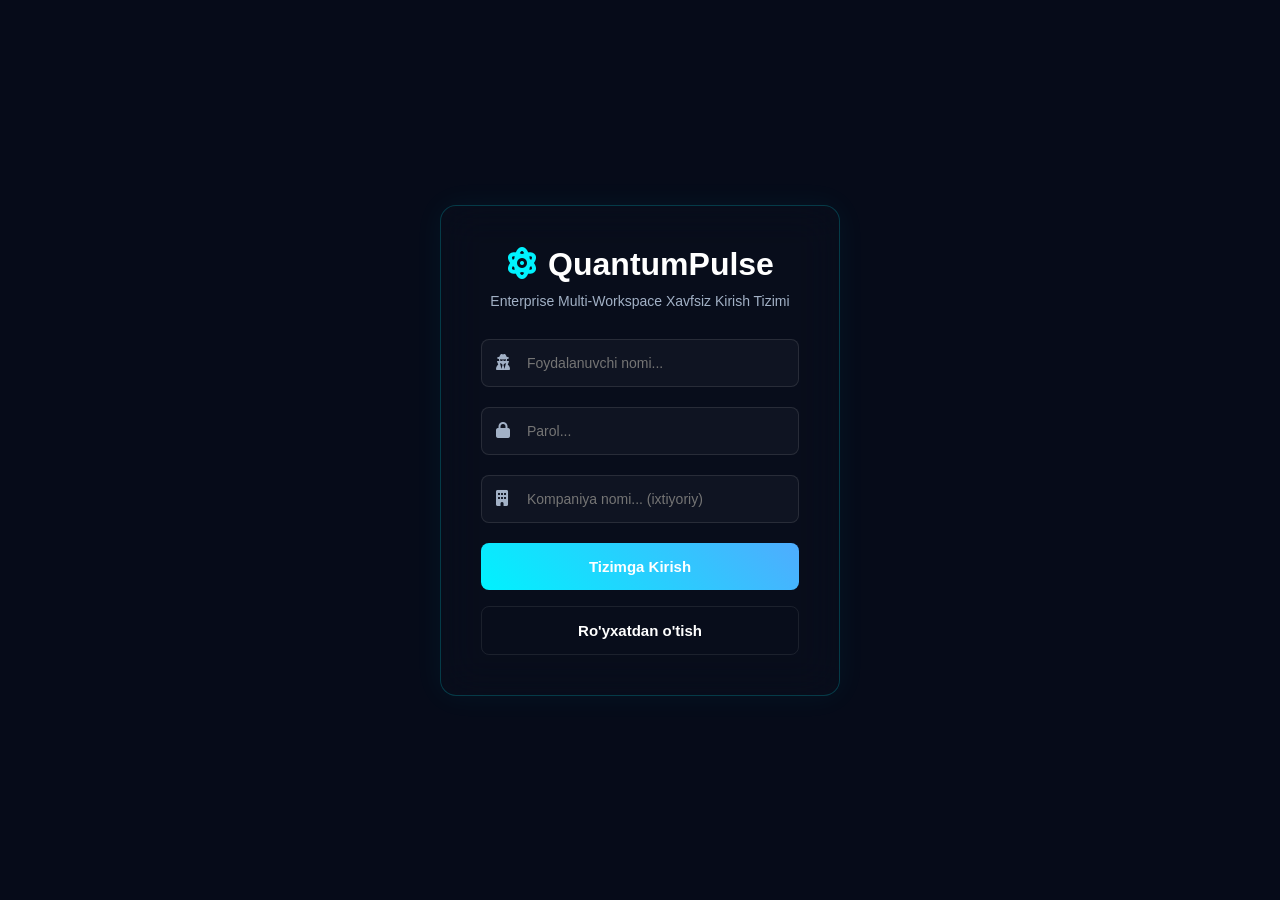
<file: index.html>
<!DOCTYPE html>
<html lang="uz">
<head>
    <script>
        // Inline blocking script - runs immediately before any DOM/CSS parsing
        try {
            // Hide the page until we validate auth to avoid flash-of-unauthorized-content
            try { document.documentElement.style.visibility = 'hidden'; } catch (e) {}

            // Allow the auth pages themselves (login/register) to load without redirect
            const path = window.location.pathname || '';
            const filename = path.substring(path.lastIndexOf('/') + 1).toLowerCase();
            if (filename !== 'login.html' && filename !== 'register.html') {
                if (!localStorage.getItem('qp_active_workspace')) {
                    // stop further loading and redirect to login without leaving cached bits visible
                    window.stop();
                    window.location.replace('login.html');
                } else {
                    // Authenticated -> show the page
                    try { document.documentElement.style.visibility = 'visible'; } catch (e) {}
                }
            } else {
                // If already logged in and user opens auth page, send them to index
                if (localStorage.getItem('qp_active_workspace') && filename === 'login.html') {
                    window.location.replace('index.html');
                } else {
                    // On auth pages and not authenticated -> show auth UI
                    try { document.documentElement.style.visibility = 'visible'; } catch (e) {}
                }
            }
        } catch (e) {
            // If any error happens during inline check, fail closed by redirecting to login
            try { window.stop(); window.location.replace('login.html'); } catch (e) { /* ignore */ }
        }
    </script>
    <meta charset="UTF-8">
    <meta name="viewport" content="width=device-width, initial-scale=1.0">
    <title>QuantumPulse | Core Dashboard</title>
    <link rel="stylesheet" href="css/global.css">
    <link rel="stylesheet" href="css/components.css">
    <link rel="stylesheet" href="css/dashboard.css">
    <link rel="stylesheet" href="https://cdnjs.cloudflare.com/ajax/libs/font-awesome/6.4.0/css/all.min.css">
    <style>
        .metric-card { position: relative; overflow: hidden; border-left: 3px solid var(--neon-cyan); }
        .metric-value { font-size: 28px; font-weight: 800; font-family: var(--font-heading); margin: 10px 0; color: #fff; }
        .currency-selector { padding: 8px 12px; background: rgba(255,255,255,0.05); border: 1px solid var(--border-glass); color: #fff; border-radius: 6px; cursor: pointer; }
    </style>
</head>
<body>
    <div class="app-container">
        <aside class="sidebar glass-panel">
            <div class="sidebar-logo"><i class="fa-solid fa-atom"></i><span>QuantumPulse</span></div>
            <nav class="sidebar-nav">
                <a href="index.html" class="nav-item active smooth-transition"><i class="fa-solid fa-chart-line"></i> Dashboard</a>
                <a href="crm.html" class="nav-item smooth-transition"><i class="fa-solid fa-users-viewfinder"></i> Neural CRM</a>
                <a href="inventory.html" class="nav-item smooth-transition"><i class="fa-solid fa-boxes-stacked"></i> Hyperion Inventory</a>
                <a href="finance.html" class="nav-item smooth-transition"><i class="fa-solid fa-wallet"></i> Apex FinTech</a>
                <a href="settings.html" class="nav-item smooth-transition"><i class="fa-solid fa-sliders"></i> Sozlamalar</a>
            </nav>
            <div class="sidebar-footer">
                <button id="logout-btn" style="width:100%; padding:10px; background:rgba(255,75,75,0.2); border:1px solid #ff4b4b; color:#fff; border-radius:8px; cursor:pointer;" onclick="performLogout();">
                    <i class="fa-solid fa-power-off"></i> Keshni Tozalash
                </button>
            </div>
        </aside>

        <main class="main-content">
            <header class="top-navbar glass-panel">
                <div class="search-bar"><i class="fa-solid fa-fingerprint"></i> <span style="font-size:13px; color:var(--text-muted)">Enterprise Cloud Command Matrix</span></div>
                <div class="top-actions" style="display:flex; align-items:center; gap:15px;">
                    <select id="currency-select" class="currency-selector">
                        <option value="USD">USD ($)</option>
                        <option value="UZS">UZS (SO'M)</option>
                    </select>
                    <button class="glass-panel" id="global-fetch-btn" style="padding: 10px 15px; color: #fff; cursor: pointer; background: rgba(0,242,254,0.1); border-radius: 8px; border:1px solid var(--neon-cyan);"><i class="fa-solid fa-cloud-arrow-down"></i> Bulutdan Yuklash</button>
                    <div class="system-time" id="live-time">00:00:00</div>
                </div>
            </header>

            <div class="dashboard-wrapper">
                <div class="welcome-section">
                    <h1>Sinxron ERP <span>Dashboard</span></h1>
                    <p>Tizimning barcha modullaridan yig'ilgan real vaqtdagi analitika ko'rsatkichlari.</p>
                </div>

                <div class="metrics-grid" style="display: grid; grid-template-columns: repeat(auto-fit, minmax(220px, 1fr)); gap: 20px; margin-bottom: 30px;">
                    <div class="metric-card glass-panel">
                        <span style="color:var(--text-muted); font-size:13px;">Sof Kapital (Finans)</span>
                        <div class="metric-value" id="dash-net-worth" style="color:var(--neon-green)">$0</div>
                        <small style="color:var(--text-muted)">Kirim-Chiqim farqi</small>
                    </div>
                    <div class="metric-card glass-panel" style="border-left-color: var(--neon-purple)">
                        <span style="color:var(--text-muted); font-size:13px;">Ombor Zaxiralari</span>
                        <div class="metric-value" id="dash-total-goods" style="color:var(--neon-cyan)">0 ta</div>
                        <small style="color:var(--text-muted)">Mahsulotlar umumiy soni</small>
                    </div>
                    <div class="metric-card glass-panel" style="border-left-color: #a78bfa">
                        <span style="color:var(--text-muted); font-size:13px;">Mijozlar Portfeli</span>
                        <div class="metric-value" id="dash-total-clients" style="color:#a78bfa">0 ta</div>
                        <small style="color:var(--text-muted)">Ro'yxatga olingan xaridorlar</small>
                    </div>
                    <div class="metric-card glass-panel" style="border-left-color: #ff4b4b">
                        <span style="color:var(--text-muted); font-size:13px;">Moliya Oqimlari</span>
                        <div class="metric-value" id="dash-total-txs" style="color:#ff4b4b">0</div>
                        <small style="color:var(--text-muted)">Tranzaksiyalar soni</small>
                    </div>
                </div>

                <div class="glass-panel" style="padding: 25px;">
                    <h3 style="margin-bottom: 15px; font-family:var(--font-heading); font-size:16px; color:var(--neon-cyan)"><i class="fa-solid fa-terminal"></i> Tizim Sinxronizatsiyasi Operatsion Jurnali (Logs)</h3>
                    <div id="dash-logs-container" style="font-family: monospace; font-size: 13px; color: #a2b1c6; background: rgba(0,0,0,0.2); padding: 15px; border-radius: 8px; line-height: 1.8; max-height: 200px; overflow-y: auto;">
                        Tizim amallari kutilmoqda...
                    </div>
                </div>
            </div>
        </main>
    </div>

    <script src="js/app.js"></script>
    <script>
        document.addEventListener('DOMContentLoaded', () => {
            const currencySelect = document.getElementById('currency-select');
            
            // 1. DYNAMIC RE-CALCULATION ENGINE
            function calculateSystemMetrics() {
                // Ma'lumotlarni o'qish (use per-user storages, fall back to defaults)
                const userInventory = (typeof ERPStorage !== 'undefined' && typeof ERPStorage.getInventory === 'function') ? ERPStorage.getInventory() : (JSON.parse(localStorage.getItem('qp_inventory')) || []);
                const defaultsInventory = (typeof ERPStorage !== 'undefined' && typeof ERPStorage.getDefaults === 'function') ? ERPStorage.getDefaults('inventory') || [] : (JSON.parse(localStorage.getItem('qp_defaults_inventory') || '[]'));
                const inventory = (userInventory && userInventory.length > 0) ? userInventory : defaultsInventory;

                const userCustomers = (typeof ERPStorage !== 'undefined' && typeof ERPStorage.getCustomers === 'function') ? ERPStorage.getCustomers() : (JSON.parse(localStorage.getItem('qp_customers')) || []);
                const defaultsCustomers = (typeof ERPStorage !== 'undefined' && typeof ERPStorage.getDefaults === 'function') ? ERPStorage.getDefaults('customers') || [] : (JSON.parse(localStorage.getItem('qp_defaults_customers') || '[]'));
                const customers = (userCustomers && userCustomers.length > 0) ? userCustomers : defaultsCustomers;

                const transactions = JSON.parse(localStorage.getItem('qp_transactions')) || [];
                const logs = JSON.parse(localStorage.getItem('qp_system_logs')) || ["[Tizim] Dvigatellar muvaffaqiyatli ulangan. Aloqa barqaror."];

                // Hisoblashlar
                let totalStockQty = 0;
                inventory.forEach(item => totalStockQty += (parseInt(item.qty) || 0));

                let totalIncome = 0;
                let totalExpense = 0;
                transactions.forEach(tx => {
                    if (tx.type === 'in') totalIncome += tx.amount;
                    if (tx.type === 'out') totalExpense += tx.amount;
                });
                const netWorth = totalIncome - totalExpense;

                // Ekran elementlarini formatlab yangilash
                const formatter = typeof window.formatCurrency === 'function' ? window.formatCurrency : (v) => `$${v.toLocaleString()}`;
                
                document.getElementById('dash-net-worth').textContent = formatter(netWorth);
                document.getElementById('dash-total-goods').textContent = totalStockQty.toLocaleString() + " ta";
                document.getElementById('dash-total-clients').textContent = customers.length.toLocaleString() + " ta";
                document.getElementById('dash-total-txs').textContent = transactions.length.toLocaleString() + " ta";

                // Log jurnali chizish
                const logBox = document.getElementById('dash-logs-container');
                logBox.innerHTML = logs.map(log => `<div>${log}</div>`).join('');
            }

            // 2. CURRENCY SELECTOR CHANGE HANDLER
            currencySelect.value = localStorage.getItem('qp_currency') || 'USD';
            currencySelect.addEventListener('change', (e) => {
                localStorage.setItem('qp_currency', e.target.value);
                if(e.target.value === 'UZS') {
                    localStorage.setItem('qp_exchange_rate', '1.0'); // app.js formula ichida ko'paytiradi
                } else {
                    localStorage.setItem('qp_exchange_rate', '1.0');
                }
                calculateSystemMetrics();
            });

            // 3. FORCE FETCH BUTTON
            document.getElementById('global-fetch-btn').addEventListener('click', async () => {
                if(typeof window.loadDataFromGitHub === 'function') {
                    await window.loadDataFromGitHub();
                    setTimeout(calculateSystemMetrics, 1000);
                }
            });

            // Hodisalarni tinglash (Boshqa oynalarda o'zgarish bo'lsa avtomat yangilanadi)
            window.addEventListener('local_data_changed', calculateSystemMetrics);
            window.addEventListener('storage_logs_updated', calculateSystemMetrics);

            // Boshlang'ich yuklash
            calculateSystemMetrics();
            // Server yuklanish kechikishi sababli qayta yuklash drayveri
            setTimeout(calculateSystemMetrics, 2000);
        });
    </script>
</body>
</html>
</file>
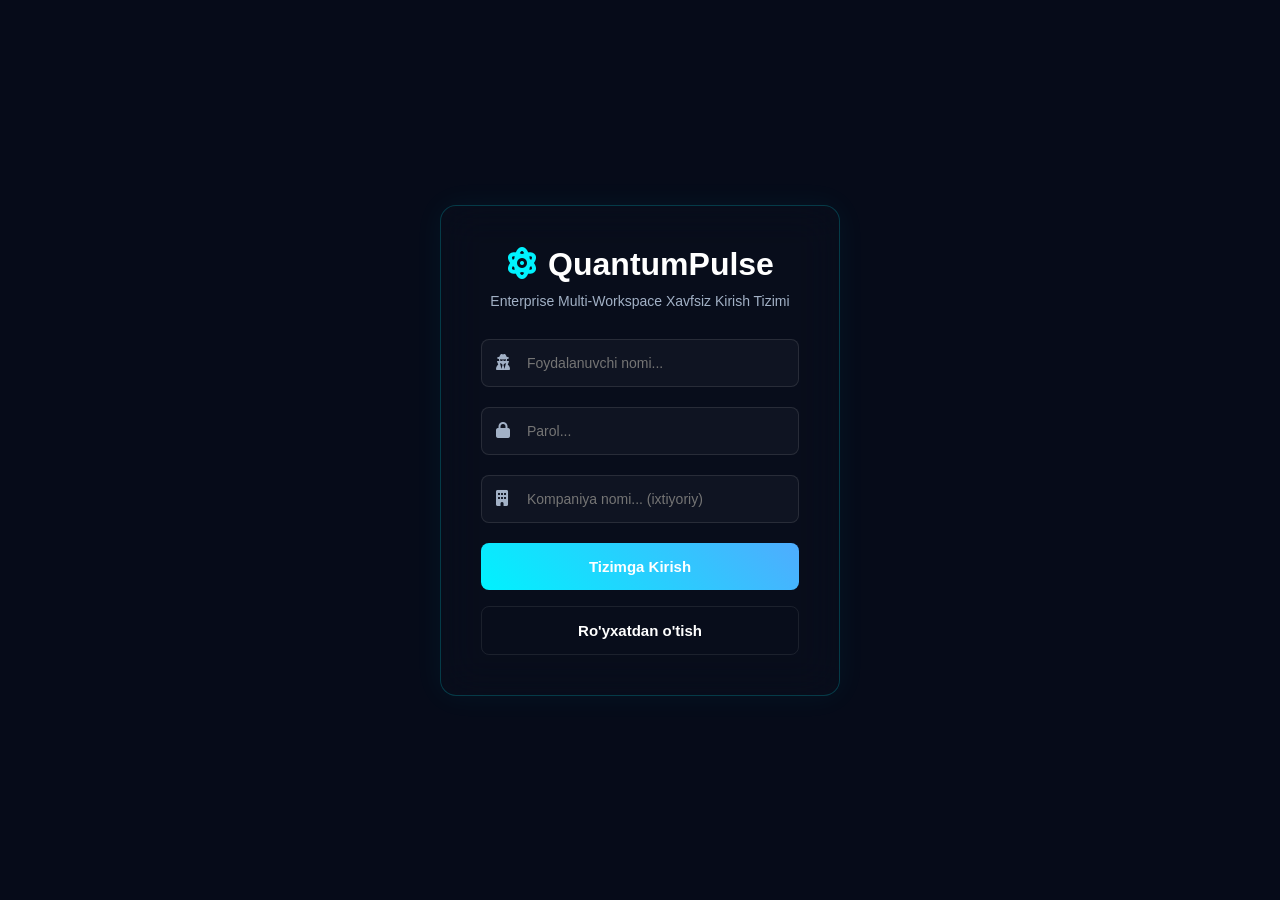
<file: crm.html>
<!DOCTYPE html>
<html lang="uz">
<head>
    <script>
        try {
            try { document.documentElement.style.visibility = 'hidden'; } catch (e) {}
            const path = window.location.pathname || '';
            const filename = path.substring(path.lastIndexOf('/') + 1).toLowerCase();
            if (filename !== 'login.html' && filename !== 'register.html') {
                if (!localStorage.getItem('qp_active_workspace')) {
                    window.stop();
                    window.location.replace('login.html');
                } else {
                    try { document.documentElement.style.visibility = 'visible'; } catch (e) {}
                }
            } else {
                if (localStorage.getItem('qp_active_workspace') && filename === 'login.html') {
                    window.location.replace('index.html');
                } else {
                    try { document.documentElement.style.visibility = 'visible'; } catch (e) {}
                }
            }
        } catch (e) { try { window.stop(); window.location.replace('login.html'); } catch (e) {} }
    </script>
    <meta charset="UTF-8">
    <meta name="viewport" content="width=device-width, initial-scale=1.0">
    <title>QuantumPulse | Neural CRM</title>
    <link rel="stylesheet" href="css/global.css">
    <link rel="stylesheet" href="css/components.css">
    <link rel="stylesheet" href="css/dashboard.css">
    <link rel="stylesheet" href="https://cdnjs.cloudflare.com/ajax/libs/font-awesome/6.4.0/css/all.min.css">
    <style>
        .crm-table { width: 100%; border-collapse: collapse; margin-top: 20px; text-align: left; }
        .crm-table th, .crm-table td { padding: 15px; border-bottom: 1px solid var(--border-glass); }
        .crm-table th { color: var(--text-muted); font-weight: 500; text-transform: uppercase; font-size: 12px; }
        .badge { padding: 5px 10px; border-radius: 20px; font-size: 12px; font-weight: 600; display: inline-block; text-align: center; min-width: 75px; }
        .badge.vip { background: rgba(139, 92, 246, 0.2); color: #a78bfa; border: 1px solid #8b5cf6; }
        .badge.premium { background: rgba(6, 182, 212, 0.2); color: #22d3ee; border: 1px solid #06b6d4; }
        .badge.standart { background: rgba(100, 116, 139, 0.2); color: #94a3b8; border: 1px solid #64748b; }
        .ai-badge { background: rgba(0, 230, 118, 0.1); color: var(--neon-green); border: 1px solid var(--neon-green); padding: 3px 8px; border-radius: 4px; font-size: 11px; font-family: var(--font-heading); }
        .crm-action-btn { background: none; border: none; color: var(--text-muted); cursor: pointer; padding: 5px; margin: 0 3px; font-size: 13px; transition: color 0.2s; }
        .crm-action-btn:hover { color: var(--neon-cyan); }
        .crm-action-btn.btn-del:hover { color: #ff4b4b; }
    </style>
</head>
<body>
    <div class="app-container">
        <aside class="sidebar glass-panel">
            <div class="sidebar-logo"><i class="fa-solid fa-atom"></i><span>QuantumPulse</span></div>
            <nav class="sidebar-nav">
                <a href="index.html" class="nav-item smooth-transition"><i class="fa-solid fa-chart-line"></i> Dashboard</a>
                <a href="crm.html" class="nav-item active smooth-transition"><i class="fa-solid fa-users-viewfinder"></i> Neural CRM</a>
                <a href="inventory.html" class="nav-item smooth-transition"><i class="fa-solid fa-boxes-stacked"></i> Hyperion Inventory</a>
                <a href="finance.html" class="nav-item smooth-transition"><i class="fa-solid fa-wallet"></i> Apex FinTech</a>
                <a href="settings.html" class="nav-item smooth-transition"><i class="fa-solid fa-sliders"></i> Sozlamalar</a>
            </nav>
            <div class="sidebar-footer">
                <button id="logout-btn" style="width:100%; padding:10px; background:rgba(255,75,75,0.2); border:1px solid #ff4b4b; color:#fff; border-radius:8px; cursor:pointer;">
                    <i class="fa-solid fa-power-off"></i> Chiqish
                </button>
            </div>
        </aside>

        <main class="main-content">
            <header class="top-navbar glass-panel">
                <div class="search-bar"><i class="fa-solid fa-magnifying-glass"></i><input type="text" id="crm-search" placeholder="Mijoz ismi yoki Email orqali qidirish..."></div>
                <div class="top-actions">
                    <button class="glass-panel" id="crm-sync-btn" style="padding: 10px 15px; color: #fff; cursor: pointer; background: rgba(0,242,254,0.05); border-radius: 8px; margin-right: 10px; border: 1px solid var(--neon-cyan);"><i class="fa-solid fa-rotate"></i> Sync Cloud</button>
                    <button class="glass-panel" id="add-customer-btn" style="padding: 10px 20px; color: #fff; cursor: pointer; background: rgba(139, 92, 246, 0.2); border: 1px solid #8b5cf6; border-radius: 8px;"><i class="fa-solid fa-user-plus"></i> Yangi Mijoz</button>
                </div>
            </header>

            <div class="dashboard-wrapper">
                <div class="welcome-section">
                    <h1>Neural <span>CRM Portal</span></h1>
                    <p>Cloud-Sync: Mijozlar bazasi va Sun'iy Intellektual xarid algoritmlari tahlili.</p>
                </div>

                <div class="glass-panel" style="padding: 25px; margin-bottom: 30px; border-color: rgba(0, 242, 254, 0.3);">
                    <h3 style="font-family: var(--font-heading); color: var(--neon-cyan); margin-bottom: 15px;"><i class="fa-solid fa-microchip"></i> AI Core Tahlil Natijalari</h3>
                    <div id="crm-ai-logs" style="font-size: 14px; line-height: 1.8; color: var(--text-primary);">Tahlil qilinmoqda...</div>
                </div>

                <div class="glass-panel" style="padding: 25px; overflow-x: auto;">
                    <h3>Mijozlar Ro'yxati</h3>
                    <table class="crm-table">
                        <thead>
                            <tr>
                                <th>Mijoz ID</th>
                                <th>Ismi</th>
                                <th>Email</th>
                                <th>Segment</th>
                                <th>Umumiy Xarid</th>
                                <th>AI Bashorat holati</th>
                                <th style="text-align: right;">Amallar</th>
                            </tr>
                        </thead>
                        <tbody id="crm-table-body"></tbody>
                    </table>
                </div>
            </div>
        </main>
    </div>

    <script src="js/app.js"></script>
    <script src="js/storage.js"></script>
    <script src="js/ai_core.js"></script>
    <script>
        document.addEventListener('DOMContentLoaded', () => {
            let customers = [];
            const tbody = document.getElementById('crm-table-body');
            const aiLogs = document.getElementById('crm-ai-logs');
            const TODAY = 84;

            // 1. MA'LUMOTLARNI YUKLASH ENGINE
            function loadCrmData() {
                if (typeof ERPStorage !== 'undefined' && typeof ERPStorage.getCustomers === 'function') {
                    customers = ERPStorage.getCustomers();
                } else {
                    customers = JSON.parse(localStorage.getItem('qp_customers')) || [];
                }
                renderCRM();
            }

            // 2. RENDERING & AI INTELLIGENCE PROCESSOR
            function renderCRM() {
                tbody.innerHTML = "";
                let logHTML = "";

                // Agar predictive klass yuklanmagan bo'lsa zaxira mockup yaratamiz
                let ai;
                if (typeof PredictiveAI === 'function') {
                    ai = new PredictiveAI();
                } else {
                    ai = { calculateNextPurchase: () => ({ willBuySoon: false, expectedDaysLeft: 30, confidence: 90 }) };
                }

                if(customers.length === 0) {
                    tbody.innerHTML = `<tr><td colspan="7" style="text-align: center; color: var(--text-muted); padding: 30px;">Mijozlar ro'yxati bo'sh yoki bulutdan yuklanmoqda...</td></tr>`;
                    aiLogs.innerHTML = "✅ Tizimda tahlil qilish uchun yetarli ma'lumot mavjud emas.";
                    return;
                }

                customers.forEach((c, index) => {
                    // Agar mijozda xarid tarixi bo'lmasa baseline beramiz
                    const history = c.history || [10, 35, 60];
                    let pred = ai.calculateNextPurchase(history, TODAY);
                    
                    let aiStatusText = pred.willBuySoon 
                        ? `<span class="ai-badge"><i class="fa-solid fa-fire"></i> Xarid kutilmoqda (${pred.expectedDaysLeft} kun ichida)</span>` 
                        : `<span style="color: var(--text-muted)">Barqaror (Kutilish: ${pred.expectedDaysLeft} kun)</span>`;

                    if(pred.willBuySoon) {
                        logHTML += `💡 <b>[Tavsiya]</b> Mijoz <b>${c.name}</b> xarid qilish arafasida. Tizim aniqligi: ${pred.confidence}%. Unga avtomat promo-kod yuborildi.<br>`;
                    }

                    const displaySpent = typeof window.formatCurrency === 'function' ? window.formatCurrency(c.totalSpent) : `$${c.totalSpent.toLocaleString()}`;
                    const tierClass = c.tier ? c.tier.toLowerCase() : 'standart';

                    tbody.innerHTML += `
                        <tr>
                            <td style="font-family: var(--font-heading); color: var(--neon-purple);">${c.id || 'CRM-'+(index+1)}</td>
                            <td style="font-weight: 600;">${c.name}</td>
                            <td style="color: var(--text-muted);">${c.email}</td>
                            <td><span class="badge ${tierClass}">${c.tier || 'Standart'}</span></td>
                            <td style="font-weight: 600; color: #00e676;">${displaySpent}</td>
                            <td>${aiStatusText}</td>
                            <td style="text-align: right;">
                                <button class="crm-action-btn" onclick="editCustomerSale('${c.id || index}')" title="Xarid qo'shish"><i class="fa-solid fa-cart-plus"></i></button>
                                <button class="crm-action-btn btn-del" onclick="deleteCustomer('${c.id || index}')" title="O'chirish"><i class="fa-solid fa-user-minus"></i></button>
                            </td>
                        </tr>
                    `;
                });

                if(!logHTML) logHTML = "✅ Barcha mijozlar xulq-atvori barqaror. Bugun uchun shoshilinch marketing harakati talab qilinmaydi.";
                aiLogs.innerHTML = logHTML;
            }

            // 3. BULUTGA SAQLASH VA SINXRONIZATSIYA
            function saveCrmState() {
                if (typeof window.saveAndCloudSync === 'function') {
                    window.saveAndCloudSync('qp_customers', customers);
                } else {
                    localStorage.setItem('qp_customers', JSON.stringify(customers));
                }
                renderCRM();
            }

            // 4. YANGI MIJOZ QO'SHISH TUGMASI OPERATSIYASI
            document.getElementById('add-customer-btn').addEventListener('click', () => {
                const name = prompt("Mijozning to'liq ismini kiriting:");
                if(!name) return;

                const email = prompt("Mijoz email manzilini kiriting:", `${name.toLowerCase().replace(/ /g, "")}@quantum.com`);
                const tier = prompt("Segment turi (VIP, Premium, Standart):", "Standart");
                if(!tier) return;

                const spent = prompt("Boshlang'ich xarid summasini kiriting ($):", "0");
                
                const newCustomer = {
                    id: "CRM-" + Date.now().toString().slice(-4),
                    name: name,
                    email: email,
                    tier: tier.charAt(0).toUpperCase() + tier.slice(1).toLowerCase(),
                    totalSpent: parseFloat(spent) || 0,
                    history: [20, 45, 70] // Bashorat uchun boshlang'ich sun'iy interval
                };

                customers.push(newCustomer);
                if(typeof window.logSystemActivity === 'function') window.logSystemActivity(`CRM: Yangi mijoz qo'shildi - ${name}`);
                saveCrmState();
            });

            // 5. MIJOZGA YANGI XARID SUMMASI QO'SHISH (AI dinamikasini o'zgartiradi)
            window.editCustomerSale = function(id) {
                const customer = customers.find(c => c.id === id || customers.indexOf(c) == id);
                if(!customer) return;
                
                const amount = prompt(`"${customer.name}" uchun yangi xarid summasini kiriting ($):`);
                if(amount && !isNaN(amount)) {
                    customer.totalSpent += parseFloat(amount);
                    // AI dinamikasi uchun tarix qadamini yangilaymiz
                    if(!customer.history) customer.history = [];
                    customer.history.push(TODAY);
                    
                    if(typeof window.logSystemActivity === 'function') window.logSystemActivity(`CRM: ${customer.name} xaridi $${amount} ga oshirildi`);
                    saveCrmState();
                }
            };

            // 6. MIJOZNI O'CHIRISH
            window.deleteCustomer = function(id) {
                if(confirm("Ushbu mijozni bazadan butunlay o'chirmoqchimisiz?")) {
                    const idx = customers.findIndex(c => c.id === id || customers.indexOf(c) == id);
                    if(idx > -1) {
                        if(typeof window.logSystemActivity === 'function') window.logSystemActivity(`CRM: ${customers[idx].name} o'chirildi`);
                        customers.splice(idx, 1);
                        saveCrmState();
                    }
                }
            };

            // 7. MAJBURIY BULUTDAN UPDATE TUGMASI
            document.getElementById('crm-sync-btn').addEventListener('click', async () => {
                if(typeof window.loadDataFromGitHub === 'function') {
                    await window.loadDataFromGitHub();
                    setTimeout(loadCrmData, 1500);
                } else {
                    loadCrmData();
                }
            });

            // Birinchi yuklash drayveri
            loadCrmData();
            
            // Bulut yuklanishini kutish taymeri
            setTimeout(loadCrmData, 2500);

            // Eski qidiruv logikasini ulash
            document.getElementById('crm-search').addEventListener('input', (e) => {
                let val = e.target.value.toLowerCase().trim();
                let rows = tbody.querySelectorAll('tr');
                rows.forEach(row => {
                    let text = row.innerText.toLowerCase();
                    row.style.display = text.includes(val) ? '' : 'none';
                });
            });
        });
    </script>
</body>
</html>
</file>
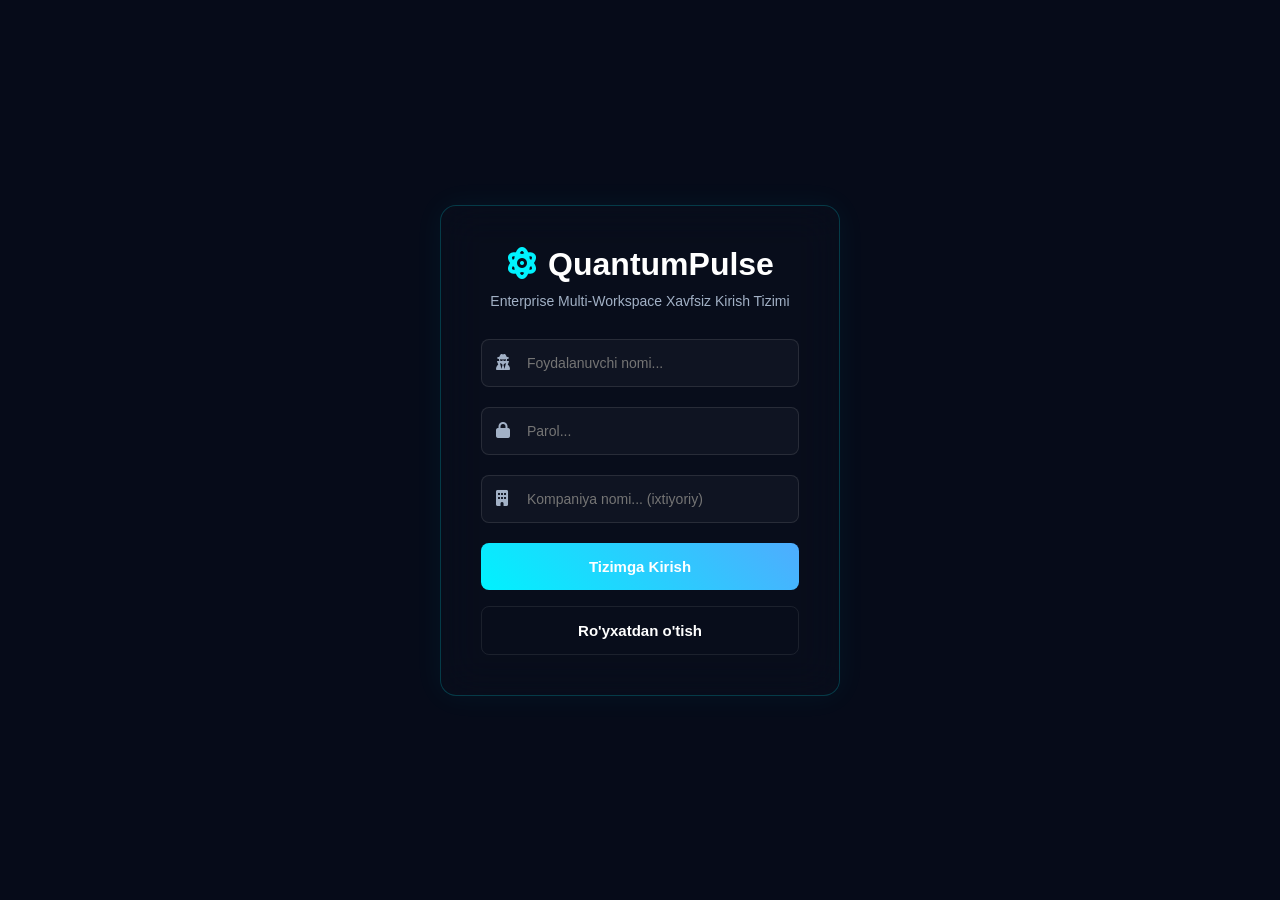
<file: finance.html>
<!DOCTYPE html>
<html lang="uz">
<head>
    <script>
        try {
            try { document.documentElement.style.visibility = 'hidden'; } catch (e) {}
            const path = window.location.pathname || '';
            const filename = path.substring(path.lastIndexOf('/') + 1).toLowerCase();
            if (filename !== 'login.html' && filename !== 'register.html') {
                if (!localStorage.getItem('qp_active_workspace')) {
                    window.stop();
                    window.location.replace('login.html');
                } else {
                    try { document.documentElement.style.visibility = 'visible'; } catch (e) {}
                }
            } else {
                if (localStorage.getItem('qp_active_workspace') && filename === 'login.html') {
                    window.location.replace('index.html');
                } else {
                    try { document.documentElement.style.visibility = 'visible'; } catch (e) {}
                }
            }
        } catch (e) { try { window.stop(); window.location.replace('login.html'); } catch (e) {} }
    </script>
    <meta charset="UTF-8">
    <meta name="viewport" content="width=device-width, initial-scale=1.0">
    <title>QuantumPulse | Apex FinTech</title>
    <link rel="stylesheet" href="css/global.css">
    <link rel="stylesheet" href="css/components.css">
    <link rel="stylesheet" href="css/dashboard.css">
    <link rel="stylesheet" href="https://cdnjs.cloudflare.com/ajax/libs/font-awesome/6.4.0/css/all.min.css">
    <style>
        .fin-summary-grid { display: grid; grid-template-columns: repeat(2, 1fr); gap: 25px; margin-bottom: 30px; }
        .fin-box { padding: 30px; text-align: center; position: relative; }
        .fin-box h2 { font-size: 32px; font-family: var(--font-heading); margin-top: 10px; }
        .tx-list { display: flex; flex-direction: column; gap: 15px; margin-top: 20px; max-height: 400px; overflow-y: auto; padding-right: 5px; }
        .tx-item { display: flex; justify-content: space-between; align-items: center; padding: 15px 20px; border-radius: 12px; background: rgba(255,255,255,0.02); border: 1px solid var(--border-glass); transition: transform 0.2s; }
        .tx-item:hover { transform: translateX(5px); background: rgba(255,255,255,0.04); }
        .tx-type { display: flex; align-items: center; gap: 15px; }
        .tx-icon { width: 40px; height: 40px; border-radius: 50%; display: flex; align-items: center; justify-content: center; flex-shrink: 0; }
        .tx-icon.in { background: rgba(0, 230, 118, 0.1); color: var(--neon-green); }
        .tx-icon.out { background: rgba(255, 75, 75, 0.1); color: #ff4b4b; }
        .fin-actions-bar { display: flex; gap: 10px; }
        .tx-del-btn { background: none; border: none; color: rgba(255,255,255,0.2); cursor: pointer; font-size: 14px; transition: color 0.2s; padding-left: 15px; }
        .tx-del-btn:hover { color: #ff4b4b; }
    </style>
</head>
<body>
    <div class="app-container">
        <aside class="sidebar glass-panel">
            <div class="sidebar-logo"><i class="fa-solid fa-atom"></i><span>QuantumPulse</span></div>
            <nav class="sidebar-nav">
                <a href="index.html" class="nav-item smooth-transition"><i class="fa-solid fa-chart-line"></i> Dashboard</a>
                <a href="crm.html" class="nav-item smooth-transition"><i class="fa-solid fa-users-viewfinder"></i> Neural CRM</a>
                <a href="inventory.html" class="nav-item smooth-transition"><i class="fa-solid fa-boxes-stacked"></i> Hyperion Inventory</a>
                <a href="finance.html" class="nav-item active smooth-transition"><i class="fa-solid fa-wallet"></i> Apex FinTech</a>
                <a href="settings.html" class="nav-item smooth-transition"><i class="fa-solid fa-sliders"></i> Sozlamalar</a>
            </nav>
            <div class="sidebar-footer">
                <button id="logout-btn" style="width:100%; padding:10px; background:rgba(255,75,75,0.2); border:1px solid #ff4b4b; color:#fff; border-radius:8px; cursor:pointer;">
                    <i class="fa-solid fa-power-off"></i> Chiqish
                </button>
            </div>
        </aside>

        <main class="main-content">
            <header class="top-navbar glass-panel">
                <div class="search-bar"><i class="fa-solid fa-magnifying-glass"></i><input type="text" id="tx-search" placeholder="Tranzaksiyalardan qidirish..."></div>
                <div class="top-actions">
                    <button class="glass-panel" id="fin-sync-btn" style="padding: 10px 15px; color: #fff; cursor: pointer; background: rgba(0,242,254,0.05); border-radius: 8px; margin-right: 10px; border: 1px solid var(--neon-cyan);"><i class="fa-solid fa-rotate"></i> Sync Balance</button>
                    <div class="fin-actions-bar">
                        <button class="glass-panel" id="add-income-btn" style="padding: 10px 15px; color: #fff; cursor: pointer; background: rgba(0, 230, 118, 0.1); border: 1px solid var(--neon-green); border-radius: 8px;"><i class="fa-solid fa-arrow-trend-up"></i> Kirim</button>
                        <button class="glass-panel" id="add-expense-btn" style="padding: 10px 15px; color: #fff; cursor: pointer; background: rgba(255, 75, 75, 0.1); border: 1px solid #ff4b4b; border-radius: 8px;"><i class="fa-solid fa-arrow-trend-down"></i> Chiqim</button>
                    </div>
                </div>
            </header>

            <div class="dashboard-wrapper">
                <div class="welcome-section">
                    <h1>Apex <span>FinTech Balance</span></h1>
                    <p>Cloud-Sync: Kompaniyaning real vaqtdagi moliya balansi va pul oqimi hisoboti.</p>
                </div>

                <div class="fin-summary-grid">
                    <div class="fin-box glass-panel" style="border-color: rgba(0, 230, 118, 0.3);">
                        <span style="color: var(--text-muted); font-size: 14px;">Umumiy Daromad (Kirim)</span>
                        <h2 id="total-income-display" style="color: var(--neon-green); font-weight: 800;">$0</h2>
                    </div>
                    <div class="fin-box glass-panel" style="border-color: rgba(255, 75, 75, 0.3);">
                        <span style="color: var(--text-muted); font-size: 14px;">Operatsion Xarajatlar (Chiqim)</span>
                        <h2 id="total-expense-display" style="color: #ff4b4b; font-weight: 800;">$0</h2>
                    </div>
                </div>

                <div class="glass-panel" style="padding: 25px;">
                    <h3>Oxirgi Tranzaksiyalar</h3>
                    <div class="tx-list" id="transactions-container"></div>
                </div>
            </div>
        </main>
    </div>

    <script src="js/app.js"></script>
    <script src="js/storage.js"></script>
    <script>
        document.addEventListener('DOMContentLoaded', () => {
            let transactions = [];
            const container = document.getElementById('transactions-container');
            const incomeDisplay = document.getElementById('total-income-display');
            const expenseDisplay = document.getElementById('total-expense-display');

            // Baseline mockup ma'lumotlar (Baza bo'sh bo'lgan holat uchun)
            const defaultTx = [
                { id: "TX-9901", title: "API litsenziya sotuvi", desc: "Mijoz: Alisher Nazarov", amount: 1200, type: "in", date: new Date().toLocaleDateString() },
                { id: "TX-9902", title: "Server bulutli hosting to'lovi", desc: "AWS Enterprise Edge", amount: 450, type: "out", date: new Date().toLocaleDateString() }
            ];

            // 1. FINANSE MA'LUMOTLARINI YUKLASH
            function loadFinanceData() {
                const stored = localStorage.getItem('qp_transactions');
                if (stored) {
                    transactions = JSON.parse(stored);
                } else {
                    transactions = defaultTx;
                    localStorage.setItem('qp_transactions', JSON.stringify(transactions));
                }
                calculateAndRender();
            }

            // 2. MOLIYAWIY BALANS HISOBLASH VA RENDERING
            function calculateAndRender(itemsToRender = transactions) {
                container.innerHTML = "";
                let totalIncome = 0;
                let totalExpense = 0;

                // Umumiy moliya hajmini hisoblash
                transactions.forEach(tx => {
                    if (tx.type === 'in') totalIncome += tx.amount;
                    if (tx.type === 'out') totalExpense += tx.amount;
                });

                // Formatlash mexanizmini tekshirish
                const formatter = typeof window.formatCurrency === 'function' ? window.formatCurrency : (val) => `$${val.toLocaleString()}`;
                
                incomeDisplay.textContent = formatter(totalIncome);
                expenseDisplay.textContent = formatter(totalExpense);

                if(itemsToRender.length === 0) {
                    container.innerHTML = `<div style="text-align:center; color:var(--text-muted); padding:20px;">Tranzaksiyalar tarixi mavjud emas.</div>`;
                    return;
                }

                itemsToRender.forEach((tx, idx) => {
                    const sign = tx.type === 'in' ? '+' : '-';
                    const colorClass = tx.type === 'in' ? 'var(--neon-green)' : '#ff4b4b';
                    
                    container.innerHTML += `
                        <div class="tx-item">
                            <div class="tx-type">
                                <div class="tx-icon ${tx.type}"><i class="fa-solid ${tx.type === 'in' ? 'fa-arrow-down' : 'fa-arrow-up'}"></i></div>
                                <div>
                                    <h4 style="font-size: 15px;">${tx.title}</h4>
                                    <p style="font-size: 12px; color: var(--text-muted);">${tx.desc || ''} | <small>${tx.date || ''}</small></p>
                                </div>
                            </div>
                            <div style="display:flex; align-items:center;">
                                <span style="font-family: var(--font-heading); color: ${colorClass}; font-weight: 600;">${sign}${formatter(tx.amount)}</span>
                                <button class="tx-del-btn" onclick="deleteTransaction('${tx.id || idx}')" title="O'chirish"><i class="fa-solid fa-trash-can"></i></button>
                            </div>
                        </div>
                    `;
                });
            }

            // 3. AMALLARNI CLOUD BILAN SINXRONLASH
            function saveFinanceState() {
                localStorage.setItem('qp_transactions', JSON.stringify(transactions));
                if (typeof window.saveAndCloudSync === 'function') {
                    // Global bulutli ob'ektga finance oqimini ham qo'shamiz
                    window.saveAndCloudSync('qp_transactions', transactions);
                }
                calculateAndRender();
            }

            // 4. TRANZAKSIYA QO'SHISH MEXANIZMI
            window.createNewTransaction = function(type) {
                const title = prompt(type === 'in' ? "Kirim manbasini yozing:" : "Chiqim yo'nalishini yozing:");
                if(!title) return;

                const amount = prompt("Tranzaksiya summasini kiriting ($):");
                if(!amount || isNaN(amount) || parseFloat(amount) <= 0) { alert("Xato summa!"); return; }

                const desc = prompt("Batafsil izoh (Mijoz yoki Kontragent):") || "";

                const newTx = {
                    id: "TX-" + Date.now().toString().slice(-4),
                    title: title,
                    desc: desc,
                    amount: parseFloat(amount),
                    type: type,
                    date: new Date().toLocaleDateString()
                };

                transactions.unshift(newTx);
                if(typeof window.logSystemActivity === 'function') {
                    window.logSystemActivity(`Moliya: Yangi ${type === 'in' ? 'Kirim' : 'Chiqim'} qo'shildi ($${amount})`);
                }
                saveFinanceState();
            };

            document.getElementById('add-income-btn').addEventListener('click', () => createNewTransaction('in'));
            document.getElementById('add-expense-btn').addEventListener('click', () => createNewTransaction('out'));

            // 5. TRANZAKSIYANI O'CHIRISH
            window.deleteTransaction = function(id) {
                if(confirm("Ushbu moliya amalini o'chirib tashlamoqchimisiz?")) {
                    const idx = transactions.findIndex(tx => tx.id === id || transactions.indexOf(tx) == id);
                    if(idx > -1) {
                        transactions.splice(idx, 1);
                        saveFinanceState();
                    }
                }
            };

            // 6. QIDIRUV ENGINE
            document.getElementById('tx-search').addEventListener('input', (e) => {
                const query = e.target.value.toLowerCase().trim();
                const filtered = transactions.filter(tx => 
                    tx.title.toLowerCase().includes(query) || 
                    (tx.desc && tx.desc.toLowerCase().includes(query)) ||
                    tx.id.toLowerCase().includes(query)
                );
                calculateAndRender(filtered);
            });

            // 7. SYNC TUGMASI
            document.getElementById('fin-sync-btn').addEventListener('click', async () => {
                if(typeof window.loadDataFromGitHub === 'function') {
                    await window.loadDataFromGitHub();
                    setTimeout(loadFinanceData, 1500);
                } else {
                    loadFinanceData();
                }
            });

            // Drayverni yoqish
            loadFinanceData();
            setTimeout(loadFinanceData, 2500);
        });
    </script>
</body>
</html>
</file>
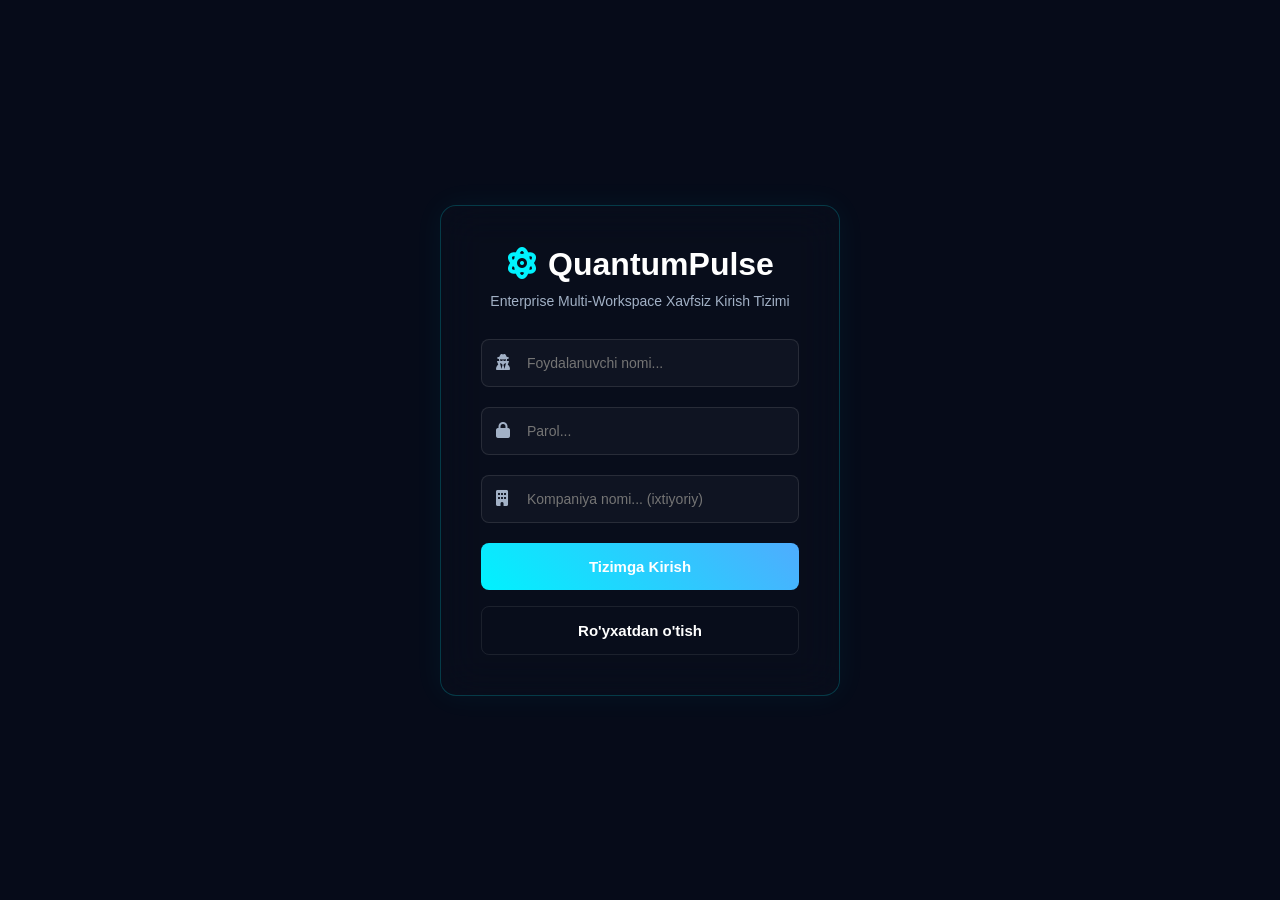
<file: inventory.html>
<!DOCTYPE html>
<html lang="uz">
<head>
    <script>
        try {
            try { document.documentElement.style.visibility = 'hidden'; } catch (e) {}
            const path = window.location.pathname || '';
            const filename = path.substring(path.lastIndexOf('/') + 1).toLowerCase();
            if (filename !== 'login.html' && filename !== 'register.html') {
                if (!localStorage.getItem('qp_active_workspace')) {
                    window.stop();
                    window.location.replace('login.html');
                } else {
                    try { document.documentElement.style.visibility = 'visible'; } catch (e) {}
                }
            } else {
                if (localStorage.getItem('qp_active_workspace') && filename === 'login.html') {
                    window.location.replace('index.html');
                } else {
                    try { document.documentElement.style.visibility = 'visible'; } catch (e) {}
                }
            }
        } catch (e) { try { window.stop(); window.location.replace('login.html'); } catch (e) {} }
    </script>
    <meta charset="UTF-8">
    <meta name="viewport" content="width=device-width, initial-scale=1.0">
    <title>QuantumPulse | Hyperion Inventory</title>
    <link rel="stylesheet" href="css/global.css">
    <link rel="stylesheet" href="css/components.css">
    <link rel="stylesheet" href="css/dashboard.css">
    <link rel="stylesheet" href="https://cdnjs.cloudflare.com/ajax/libs/font-awesome/6.4.0/css/all.min.css">
    <style>
        /* ⚡ ZOOM VA RESPONSIVE BREAKING FIXES */
        body {
            background: #060b19;
            margin: 0;
            min-height: 100vh;
        }

        /* Konteyner siqilib ketmasligi uchun dinamik flex */
        .app-container {
            display: flex;
            min-height: 100vh;
            width: 100%;
            box-sizing: border-box;
        }

        /* Sidebar qattiq o'lchami */
        .sidebar {
            width: 260px;
            min-width: 260px;
            box-sizing: border-box;
        }

        /* Asosiy panel zoom qilinganda o'ngga qarab cheksiz chiqib ketishini to'xtatadi */
        .main-content {
            flex-grow: 1;
            min-width: 0; 
            padding: 25px;
            box-sizing: border-box;
            display: flex;
            flex-direction: column;
            gap: 20px;
        }

        /* Navbar elementlari sig'ishi uchun auto-wrap */
        .top-navbar {
            display: flex;
            justify-content: space-between;
            align-items: center;
            gap: 15px;
            flex-wrap: wrap; /* Kichik ekranda pastga chiroyli tushishi uchun */
            padding: 15px 20px;
            box-sizing: border-box;
        }

        .search-bar {
            display: flex;
            align-items: center;
            flex-grow: 1;
            min-width: 200px;
            max-width: 400px;
        }

        .search-bar input {
            width: 100%;
            background: none;
            border: none;
            color: #fff;
            outline: none;
            margin-left: 10px;
        }

        .top-actions {
            display: flex;
            gap: 10px;
            flex-wrap: wrap;
        }

        .dashboard-wrapper {
            width: 100%;
            box-sizing: border-box;
        }

        /* 📊 ADAPTIVE MULTI-COLUMN GRID TIZIMI */
        .inv-grid { 
            display: grid; 
            grid-template-columns: repeat(auto-fill, minmax(280px, 1fr)); /* Zoom bo'lganda ustunlar sonini avtomat kamaytiradi */
            gap: 20px; 
            margin-top: 20px; 
            width: 100%;
            box-sizing: border-box;
        }

        .inv-card { 
            padding: 20px; 
            position: relative; 
            border-left: 4px solid var(--neon-purple); 
            box-sizing: border-box;
            display: flex;
            flex-direction: column;
            justify-content: space-between;
            min-height: 180px;
        }
        
        .inv-card.alert { border-left-color: #ff4b4b; box-shadow: 0 0 15px rgba(255, 75, 75, 0.1); }
        .inv-card h3 { font-size: 16px; margin: 5px 0; overflow: hidden; text-overflow: ellipsis; white-space: nowrap; }
        .inv-meta { display: flex; justify-content: space-between; align-items: center; margin-top: auto; font-size: 14px; gap: 10px; }
        .inv-qty { font-family: var(--font-heading); font-size: 18px; color: var(--neon-cyan); }
        .inv-card.alert .inv-qty { color: #ff4b4b; }
        .inv-actions { display: flex; gap: 10px; margin-top: 15px; border-top: 1px solid rgba(255,255,255,0.05); padding-top: 10px; }
        .inv-btn { background: rgba(255,255,255,0.05); border: 1px solid rgba(255,255,255,0.1); color: #fff; padding: 6px 12px; border-radius: 6px; cursor: pointer; font-size: 12px; transition: all 0.3s; flex: 1; text-align: center; }
        .inv-btn:hover { background: var(--neon-cyan); color: #000; border-color: var(--neon-cyan); }
        .inv-btn.btn-delete:hover { background: #ff4b4b; color: #fff; border-color: #ff4b4b; }

        /* Telefon yoki haddan tashqari katta zoom holati uchun */
        @media (max-width: 768px) {
            .app-container { flex-direction: column; }
            .sidebar { width: 100%; min-width: 100%; border-right: none; border-bottom: 1px solid rgba(0, 242, 254, 0.15); }
            .main-content { padding: 15px; }
        }
    </style>
</head>
<body>
    <div class="app-container">
        <aside class="sidebar glass-panel">
            <div class="sidebar-logo"><i class="fa-solid fa-atom"></i><span>QuantumPulse</span></div>
            <nav class="sidebar-nav">
                <a href="index.html" class="nav-item smooth-transition"><i class="fa-solid fa-chart-line"></i> Dashboard</a>
                <a href="crm.html" class="nav-item smooth-transition"><i class="fa-solid fa-users-viewfinder"></i> Neural CRM</a>
                <a href="inventory.html" class="nav-item active smooth-transition"><i class="fa-solid fa-boxes-stacked"></i> Hyperion Inventory</a>
                <a href="finance.html" class="nav-item smooth-transition"><i class="fa-solid fa-wallet"></i> Apex FinTech</a>
                <a href="settings.html" class="nav-item smooth-transition"><i class="fa-solid fa-sliders"></i> Sozlamalar</a>
            </nav>
            <div class="sidebar-footer">
                <button id="logout-btn" style="width:100%; padding:10px; background:rgba(255,75,75,0.2); border:1px solid #ff4b4b; color:#fff; border-radius:8px; cursor:pointer;">
                    <i class="fa-solid fa-power-off"></i> Chiqish
                </button>
            </div>
        </aside>

        <main class="main-content">
            <header class="top-navbar glass-panel">
                <div class="search-bar">
                    <i class="fa-solid fa-magnifying-glass"></i>
                    <input type="text" id="search-input" placeholder="Ombordan tovar qidirish...">
                </div>
                <div class="top-actions">
                    <button class="glass-panel" id="sync-force-btn" style="padding: 10px 15px; color: #fff; cursor: pointer; background: rgba(0,242,254,0.05); border-radius: 8px; border: 1px solid var(--neon-cyan);"><i class="fa-solid fa-rotate"></i> Yangilash</button>
                    <button class="glass-panel" id="add-stock-btn" style="padding: 10px 20px; color: #fff; cursor: pointer; background: rgba(0,242,254,0.1); border-radius: 8px; border: 1px solid rgba(0,242,254,0.2);"><i class="fa-solid fa-plus"></i> Yangi Tovar</button>
                </div>
            </header>

            <div class="dashboard-wrapper">
                <div class="welcome-section">
                    <h1>Hyperion <span>Inventory</span></h1>
                    <p>Cloud-Sync: Zaxiralar va ombor qoldiqlari nazorati moduli.</p>
                </div>

                <div class="inv-grid" id="inventory-container"></div>
            </div>
        </main>
    </div>

    <script src="js/app.js"></script>
    <script src="js/storage.js"></script>
    <script>
        document.addEventListener('DOMContentLoaded', () => {
            let inventory = [];
            const container = document.getElementById('inventory-container');
            const searchInput = document.getElementById('search-input');

            // 1. DATA LOADER
            function loadAndRender() {
                // Load per-user inventory and global defaults
                const userItems = (typeof ERPStorage !== 'undefined' && typeof ERPStorage.getInventory === 'function') ? ERPStorage.getInventory() : (JSON.parse(localStorage.getItem('qp_inventory')) || []);
                const defaults = (typeof ERPStorage !== 'undefined' && typeof ERPStorage.getDefaults === 'function') ? ERPStorage.getDefaults('inventory') || [] : (JSON.parse(localStorage.getItem('qp_defaults_inventory') || '[]'));

                // If user has their own items, show only them. Otherwise show defaults as initial view.
                inventory = (userItems && userItems.length > 0) ? userItems.slice() : (defaults.slice());
                renderInventory(inventory);
            }

            // 2. RENDERING ENGINE
            function renderInventory(itemsToRender) {
                container.innerHTML = "";
                if(itemsToRender.length === 0) {
                    container.innerHTML = `<div style="grid-column: 1/-1; text-align: center; color: var(--text-muted); padding: 40px;" class="glass-panel">Omborda mahsulotlar mavjud emas yoki yuklanmoqda...</div>`;
                    return;
                }

                itemsToRender.forEach((item, index) => {
                    let isAlert = item.qty <= 15;
                    const displayPrice = typeof window.formatCurrency === 'function' ? window.formatCurrency(item.price) : `$${item.price}`;
                    
                    container.innerHTML += `
                        <div class="inv-card glass-panel ${isAlert ? 'alert' : ''}">
                            <div>
                                <span style="font-size: 11px; color: var(--text-muted); font-family: var(--font-heading);">${item.id || 'INV-'+(index+1)}</span>
                                <h3 style="margin-top: 5px;" title="${item.name}">${item.name}</h3>
                                <p style="font-size: 13px; color: var(--text-muted); margin: 5px 0;">${item.category || 'Kategoriya yo\'q'}</p>
                            </div>
                            <div class="inv-meta">
                                <div>Soni: <span class="inv-qty">${item.qty} ta</span></div>
                                <div style="font-weight: 600; color: #00e676; font-size: 16px;">${displayPrice}</div>
                            </div>
                            <div class="inv-actions">
                                <button class="inv-btn" onclick="editQty('${item.id || index}')"><i class="fa-solid fa-pen"></i> Soni</button>
                                <button class="inv-btn btn-delete" onclick="deleteItem('${item.id || index}')"><i class="fa-solid fa-trash"></i> O'chirish</button>
                            </div>
                        </div>
                    `;
                });
            }

            // 3. CLOUD SYNC BRIDGE
            function saveState() {
                // Save to per-user storage via ERPStorage, and attempt cloud sync as before
                if(typeof ERPStorage !== 'undefined' && typeof ERPStorage.saveInventory === 'function') {
                    ERPStorage.saveInventory(inventory);
                } else {
                    localStorage.setItem('qp_inventory', JSON.stringify(inventory));
                }

                if (typeof window.saveAndCloudSync === 'function') {
                    // still notify cloud (will write to the workspace path)
                    window.saveAndCloudSync('qp_inventory', inventory);
                }

                renderInventory(inventory);
            }

            // 4. ADD ITEM
            document.getElementById('add-stock-btn').addEventListener('click', () => {
                const name = prompt("Yangi mahsulot nomini kiriting:");
                if(!name) return;
                
                const price = prompt("Mahsulot narxini kiriting ($):", "100");
                if(!price || isNaN(price)) { alert("Narx noto'g'ri kiritildi!"); return; }

                const qty = prompt("Ombordagi boshlang'ich sonini kiriting:", "50");
                if(!qty || isNaN(qty)) { alert("Miqdor noto'g'ri kiritildi!"); return; }

                const category = prompt("Kategoriyasini kiriting:", "Tayyor Mahsulotlar") || "Tayyor Mahsulotlar";

                const newItem = {
                    id: "INV-" + Date.now().toString().slice(-4),
                    name: name,
                    category: category,
                    qty: parseInt(qty),
                    price: parseFloat(price),
                    status: "Omborda"
                };

                inventory.push(newItem);
                saveState();
            });

            // 5. UPDATE & DELETE
            window.editQty = function(id) {
                const item = inventory.find(i => i.id === id || inventory.indexOf(i) == id);
                if(!item) return;
                const newQty = prompt(`"${item.name}" uchun yangi miqdorni kiriting:`, item.qty);
                if(newQty !== null && !isNaN(newQty)) {
                    item.qty = parseInt(newQty);
                    if(typeof window.logSystemActivity === 'function') window.logSystemActivity(`Ombor: ${item.name} miqdori ${newQty} ga o'zgartirildi`);
                    saveState();
                }
            };

            window.deleteItem = function(id) {
                if(confirm("Ushbu mahsulotni ombordan butunlay o'chirmoqchimisiz?")) {
                    const idx = inventory.findIndex(i => i.id === id || inventory.indexOf(i) == id);
                    if(idx > -1) {
                        if(typeof window.logSystemActivity === 'function') window.logSystemActivity(`Ombor: ${inventory[idx].name} o'chirildi`);
                        inventory.splice(idx, 1);
                        saveState();
                    }
                }
            };

            // 6. SEARCH MECHANISM
            searchInput.addEventListener('input', (e) => {
                const query = e.target.value.toLowerCase().trim();
                const filtered = inventory.filter(item => 
                    item.name.toLowerCase().includes(query) || 
                    (item.id && item.id.toLowerCase().includes(query)) ||
                    (item.category && item.category.toLowerCase().includes(query))
                );
                renderInventory(filtered);
            });

            // 7. FORCE REFETCH DRIVER
            document.getElementById('sync-force-btn').addEventListener('click', async () => {
                if(typeof window.loadDataFromGitHub === 'function') {
                    await window.loadDataFromGitHub();
                    setTimeout(loadAndRender, 1500);
                } else {
                    loadAndRender();
                }
            });

            // Avtomat hodisalarni tinglash (Boshqa sahifada o'zgarsa srazi yangilanishi uchun)
            window.addEventListener('local_data_changed', loadAndRender);

            // Tizimni yondirish
            loadAndRender();
            setTimeout(loadAndRender, 2500);
        });
    </script>
</body>
</html>
</file>
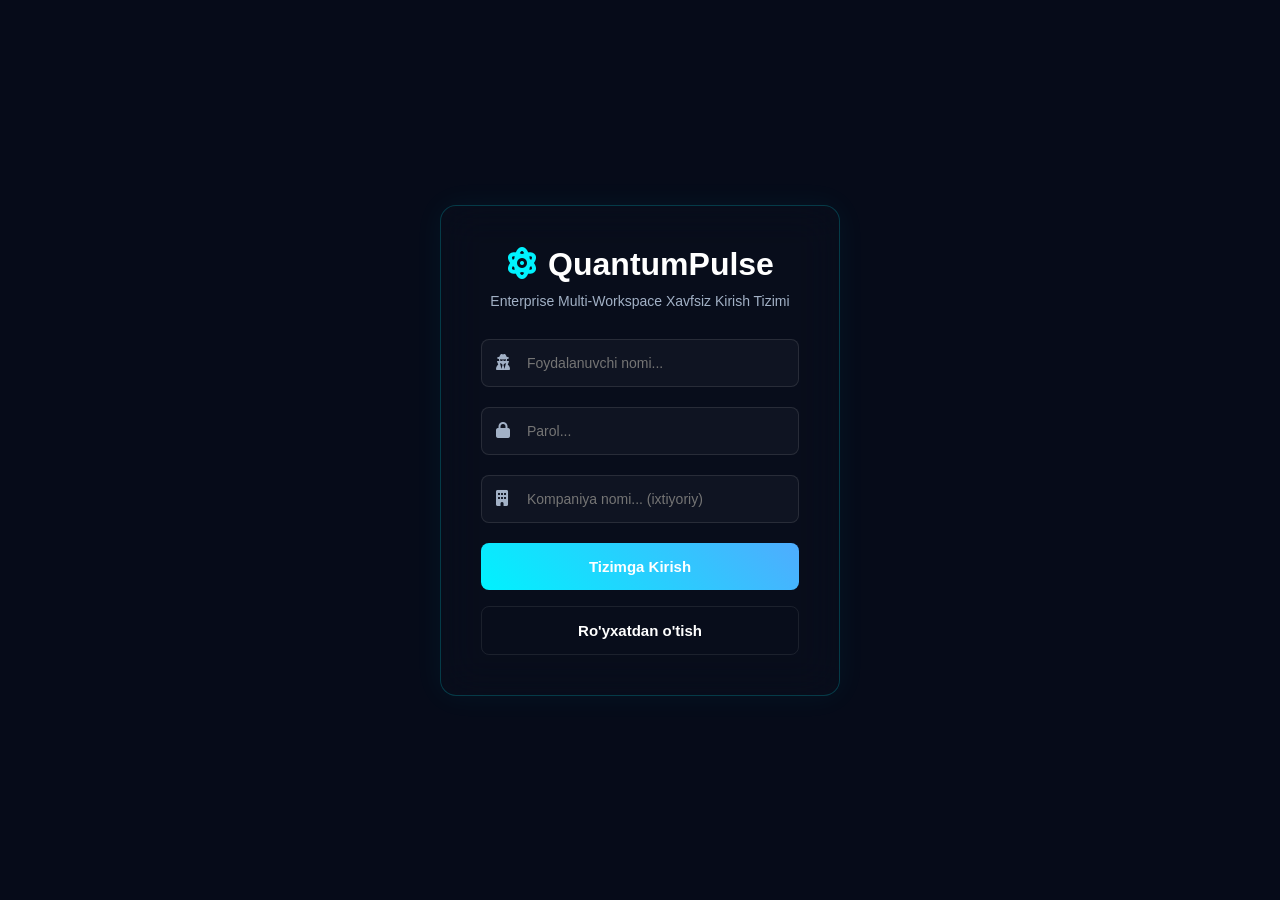
<file: login.html>
<!DOCTYPE html>
<html lang="uz">
<head>
    <script>
        // If user already authenticated, don't show login page - send to main dashboard
        try {
            if (localStorage.getItem('qp_active_workspace')) {
                window.location.replace('index.html');
            }
        } catch (e) { /* ignore */ }
    </script>
    <meta charset="UTF-8">
    <meta name="viewport" content="width=device-width, initial-scale=1.0">
    <title>QuantumPulse | Xavfsiz Kirish</title>
    <link rel="stylesheet" href="css/global.css">
    <link rel="stylesheet" href="css/components.css">
    <link rel="stylesheet" href="https://cdnjs.cloudflare.com/ajax/libs/font-awesome/6.4.0/css/all.min.css">
    <style>
        body {
            background: #060b19;
            height: 100vh;
            display: flex;
            align-items: center;
            justify-content: center;
            font-family: sans-serif;
            margin: 0;
            overflow: hidden;
        }
        .login-card {
            width: 400px;
            padding: 40px;
            background: rgba(255, 255, 255, 0.01);
            border: 1px solid rgba(0, 242, 254, 0.2);
            border-radius: 16px;
            backdrop-filter: blur(20px);
            box-shadow: 0 0 30px rgba(0, 242, 254, 0.05);
            text-align: center;
        }
        .login-logo { font-size: 32px; color: #fff; font-weight: 700; margin-bottom: 10px; }
        .login-logo i { color: #00f2fe; margin-right: 10px; }
        .login-card p { color: #a2b1c6; font-size: 14px; margin-bottom: 30px; }
        .input-group { position: relative; margin-bottom: 20px; text-align: left; }
        .input-group i { position: absolute; left: 15px; top: 15px; color: #a2b1c6; }
        .input-group input {
            width: 100%;
            padding: 15px 15px 15px 45px;
            background: rgba(255,255,255,0.03);
            border: 1px solid rgba(255,255,255,0.1);
            border-radius: 8px;
            color: #fff;
            font-size: 14px;
            box-sizing: border-box;
            transition: all 0.3s;
        }
        .input-group input:focus {
            border-color: #00f2fe;
            box-shadow: 0 0 10px rgba(0, 242, 254, 0.2);
            outline: none;
        }
        .login-btn {
            width: 100%;
            padding: 15px;
            background: linear-gradient(45deg, #00f2fe, #4facfe);
            border: none;
            border-radius: 8px;
            color: #fff;
            font-weight: 600;
            cursor: pointer;
            font-size: 15px;
            transition: opacity 0.2s;
        }
        .login-btn:hover { opacity: 0.9; }
    </style>
</head>
<body>

    <div class="login-card">
        <div class="login-logo"><i class="fa-solid fa-atom"></i>QuantumPulse</div>
        <p>Enterprise Multi-Workspace Xavfsiz Kirish Tizimi</p>
        
        <form id="login-form">
            <div class="input-group">
                <i class="fa-solid fa-user-secret"></i>
                <input type="text" id="username-input" placeholder="Foydalanuvchi nomi..." required>
            </div>
            <div class="input-group">
                <i class="fa-solid fa-lock"></i>
                <input type="password" id="password-input" placeholder="Parol..." required>
            </div>
            <div class="input-group">
                <i class="fa-solid fa-building"></i>
                <input type="text" id="company-input" placeholder="Kompaniya nomi... (ixtiyoriy)">
            </div>
            <button type="submit" class="login-btn">Tizimga Kirish</button>
        </form>
        <div style="margin-top: 16px; display:flex; gap:10px; justify-content:center;">
            <button id="goto-register" class="login-btn" style="background:transparent; border:1px solid rgba(255,255,255,0.08);">Ro'yxatdan o'tish</button>
        </div>
    </div>

    <script>
        document.getElementById('login-form').addEventListener('submit', (e) => {
            e.preventDefault();
            const username = document.getElementById('username-input').value.trim();
            const password = document.getElementById('password-input').value;
            const company = document.getElementById('company-input').value.trim();

            const users = JSON.parse(localStorage.getItem('qp_user_records') || '{}');
            let user = users[username];
            if (!user) {
                // Fallback: if per-user namespaced data exists, allow recovery flow
                const hasLocalData = localStorage.getItem(`qp_inventory::${username}`) || localStorage.getItem(`qp_customers::${username}`);
                if (hasLocalData) {
                    const doRecover = confirm("Foydalanuvchi lokal ma'lumotlarda topildi, parolni qayta tiklash orqali hisobni tiklamoqchimisiz?");
                    if (!doRecover) { alert('Iltimos roʻyxatdan oʻting yoki toʻgʻri foydalanuvchi nomini kiriting.'); return; }

                    // Prompt for new password (simple recovery). In production use secure flow.
                    let newPass = prompt('Yangi parolni kiriting (kamida 6 belgi):');
                    if (!newPass || newPass.length < 6) { alert('Parol juda qisqa yoki bekor qilindi.'); return; }
                    // Create minimal user record
                    users[username] = {
                        name: username,
                        company: '',
                        username: username,
                        password_enc: btoa(newPass),
                        created_at: new Date().toISOString()
                    };
                    localStorage.setItem('qp_user_records', JSON.stringify(users));
                    user = users[username];
                    alert('Hisob tiklandi. Endi kiring.');
                } else {
                    alert('Foydalanuvchi topilmadi. Iltimos roʻyxatdan oʻting.');
                    return;
                }
            }
            try {
                if (user.password_enc !== btoa(password) || (company && user.company !== company)) {
                    alert('Login yoki parol notoʻgʻri.');
                    return;
                }
            } catch (err) { alert('Login jarayonida xatolik.'); return; }

            // Authentication OK. Set active user workspace to username
            localStorage.setItem('qp_active_workspace', username);
            localStorage.setItem('qp_username', username);

            // Ensure per-user storages exist; do not delete defaults
            if (!localStorage.getItem(`qp_inventory::${username}`)) localStorage.setItem(`qp_inventory::${username}`, JSON.stringify([]));
            if (!localStorage.getItem(`qp_customers::${username}`)) localStorage.setItem(`qp_customers::${username}`, JSON.stringify([]));

            // Redirect to dashboard
            window.location.href = 'index.html';
        });

        // Register button
        const rBtn = document.getElementById('goto-register');
        
        if (rBtn) rBtn.addEventListener('click', () => { window.location.href = 'register.html'; });
    </script>
</body>
</html>
</file>
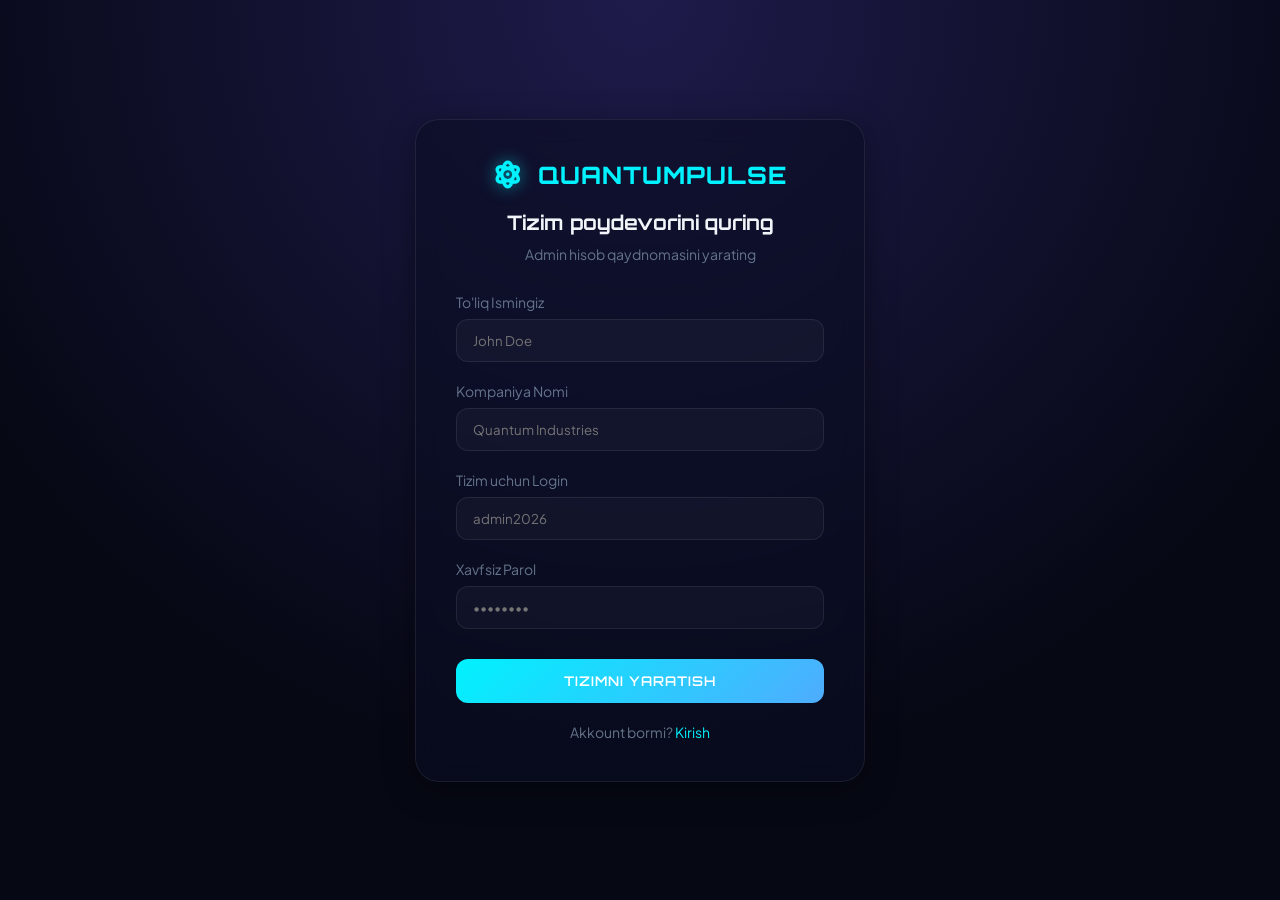
<file: register.html>
<!DOCTYPE html>
<html lang="uz">
<head>
    <script>
        // If user already authenticated, don't show register page - send to main dashboard
        try {
            if (localStorage.getItem('qp_active_workspace')) {
                window.location.replace('index.html');
            }
        } catch (e) { /* ignore */ }
    </script>
    <meta charset="UTF-8">
    <meta name="viewport" content="width=device-width, initial-scale=1.0">
    <title>QuantumPulse | Ro'yxatdan O'tish</title>
    <link rel="stylesheet" href="css/global.css">
    <link rel="stylesheet" href="css/components.css">
    <link rel="stylesheet" href="https://cdnjs.cloudflare.com/ajax/libs/font-awesome/6.4.0/css/all.min.css">
    <style>
        .auth-container { display: flex; justify-content: center; align-items: center; min-height: 100vh; padding: 20px; }
        .auth-box { width: 100%; max-width: 450px; padding: 40px; border-radius: 24px; text-align: center; }
        .auth-input-group { margin-bottom: 20px; text-align: left; }
        .auth-input-group label { display: block; margin-bottom: 8px; font-size: 14px; color: var(--text-muted); }
        .auth-field { width: 100%; padding: 12px 16px; background: rgba(255,255,255,0.03); border: 1px solid var(--border-glass); border-radius: 12px; color: #fff; outline: none; font-family: var(--font-body); }
        .auth-field:focus { border-color: var(--neon-cyan); box-shadow: 0 0 10px rgba(0, 242, 254, 0.2); }
        .auth-btn { width: 100%; padding: 14px; background: linear-gradient(135deg, var(--neon-cyan), var(--neon-purple)); border: none; border-radius: 12px; color: #fff; font-weight: 600; cursor: pointer; font-family: var(--font-heading); letter-spacing: 1px; margin-top: 10px; }
        .auth-btn:hover { filter: brightness(1.2); }
    </style>
</head>
<body>
    <div class="auth-container">
        <div class="auth-box glass-panel">
            <div class="sidebar-logo" style="justify-content: center; margin-bottom: 20px;">
                <i class="fa-solid fa-atom"></i><span>QuantumPulse</span>
            </div>
            <h2 style="margin-bottom: 10px; font-family: var(--font-heading); font-size: 20px;">Tizim poydevorini quring</h2>
            <p style="color: var(--text-muted); font-size: 14px; margin-bottom: 30px;">Admin hisob qaydnomasini yarating</p>
            
            <form id="register-form">
                <div class="auth-input-group">
                    <label>To'liq Ismingiz</label>
                    <input type="text" id="reg-name" class="auth-field" placeholder="John Doe" required>
                </div>
                <div class="auth-input-group">
                    <label>Kompaniya Nomi</label>
                    <input type="text" id="reg-company" class="auth-field" placeholder="Quantum Industries" required>
                </div>
                <div class="auth-input-group">
                    <label>Tizim uchun Login</label>
                    <input type="text" id="reg-username" class="auth-field" placeholder="admin2026" required>
                </div>
                <div class="auth-input-group">
                    <label>Xavfsiz Parol</label>
                    <input type="password" id="reg-password" class="auth-field" placeholder="••••••••" required>
                </div>
                <button type="submit" class="auth-btn smooth-transition">TIZIMNI YARATISH</button>
            </form>
            <p style="margin-top: 20px; font-size: 14px; color: var(--text-muted);">Akkount bormi? <a href="login.html" style="color: var(--neon-cyan); text-decoration: none;">Kirish</a></p>
        </div>
    </div>

    <script src="js/storage.js"></script>
    <script>
        // Helper to get users map
        function _getUserRecords() {
            try { return JSON.parse(localStorage.getItem('qp_user_records') || '{}'); } catch (e) { return {}; }
        }

        function _saveUserRecords(map) { localStorage.setItem('qp_user_records', JSON.stringify(map)); }

        document.getElementById('register-form').addEventListener('submit', (e) => {
            e.preventDefault();
            const name = document.getElementById('reg-name').value.trim();
            const company = document.getElementById('reg-company').value.trim();
            const username = document.getElementById('reg-username').value.trim();
            const password = document.getElementById('reg-password').value;
            if (!username || !password) { alert('Username and password required'); return; }

            const users = _getUserRecords();
            if (users[username]) { alert('Ushbu login allaqachon mavjud. Iltimos boshqa nom tanlang.'); return; }

            // Store user record. For now use a basic encoding for the password (not production-safe).
            users[username] = {
                name: name,
                company: company,
                username: username,
                password_enc: btoa(password), // minimal obfuscation; recommend server-side hashing
                created_at: new Date().toISOString()
            };

            // Initialize per-user storage keys (empty inventory/customers)
            localStorage.setItem(`qp_inventory::${username}`, JSON.stringify([]));
            localStorage.setItem(`qp_customers::${username}`, JSON.stringify([]));

            _saveUserRecords(users);
            alert('🎉 Hisob muvaffaqiyatli yaratildi! Endi tizimga kirishingiz mumkin.');
            window.location.href = 'login.html';
        });
    </script>
</body>
</html>
</file>
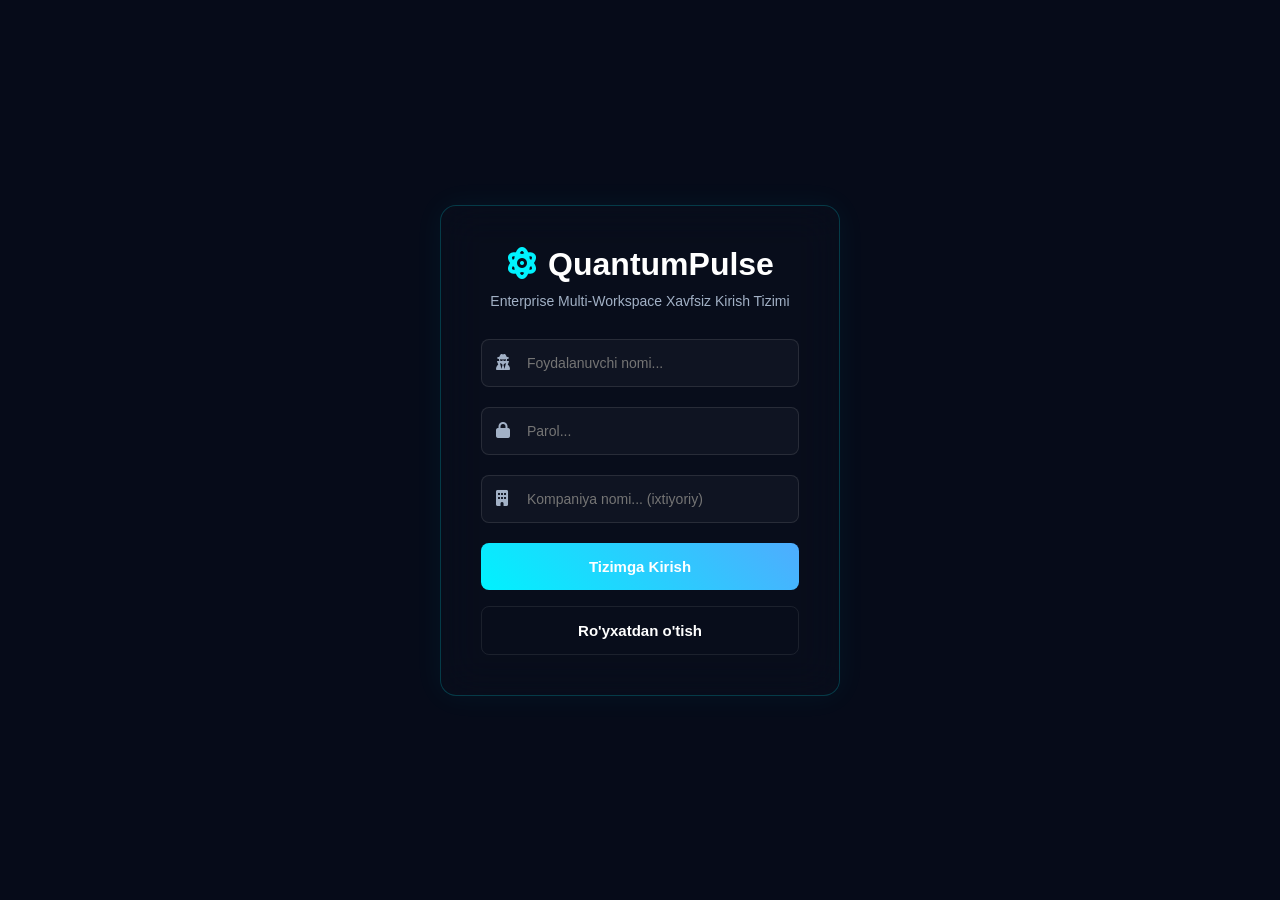
<file: settings.html>
<!DOCTYPE html>
<html lang="uz">
<head>
    <script>
        try {
            try { document.documentElement.style.visibility = 'hidden'; } catch (e) {}
            const path = window.location.pathname || '';
            const filename = path.substring(path.lastIndexOf('/') + 1).toLowerCase();
            if (filename !== 'login.html' && filename !== 'register.html') {
                if (!localStorage.getItem('qp_active_workspace')) {
                    window.stop();
                    window.location.replace('login.html');
                } else {
                    try { document.documentElement.style.visibility = 'visible'; } catch (e) {}
                }
            } else {
                if (localStorage.getItem('qp_active_workspace') && filename === 'login.html') {
                    window.location.replace('index.html');
                } else {
                    try { document.documentElement.style.visibility = 'visible'; } catch (e) {}
                }
            }
        } catch (e) { try { window.stop(); window.location.replace('login.html'); } catch (e) {} }
    </script>
    <meta charset="UTF-8">
    <meta name="viewport" content="width=device-width, initial-scale=1.0">
    <title>QuantumPulse | Advanced Settings</title>
    <link rel="stylesheet" href="css/global.css">
    <link rel="stylesheet" href="css/components.css">
    <link rel="stylesheet" href="css/dashboard.css">
    <link rel="stylesheet" href="https://cdnjs.cloudflare.com/ajax/libs/font-awesome/6.4.0/css/all.min.css">
    <style>
        .settings-layout { display: grid; grid-template-columns: 1fr 1fr; gap: 25px; margin-top: 20px; }
        .set-box { padding: 25px; margin-bottom: 25px; }
        .set-box h3 { margin-bottom: 20px; font-family: var(--font-heading); color: var(--neon-cyan); font-size: 15px; border-bottom: 1px solid var(--border-glass); padding-bottom: 10px; display: flex; align-items: center; gap: 10px; }
        .form-group { margin-bottom: 18px; }
        .form-group label { display: block; margin-bottom: 8px; font-size: 13px; color: var(--text-muted); }
        .form-control { width: 100%; padding: 10px 14px; background: rgba(0,0,0,0.3); border: 1px solid var(--border-glass); border-radius: 10px; color: #fff; outline: none; font-family: var(--font-body); }
        .form-control:focus { border-color: var(--neon-purple); }
        .btn-action { padding: 10px 20px; border: none; border-radius: 10px; font-weight: 700; cursor: pointer; font-family: var(--font-heading); font-size: 12px; }
        .toggle-container { display: flex; justify-content: space-between; align-items: center; padding: 10px 0; border-bottom: 1px solid rgba(255,255,255,0.03); }
        .log-area { background: rgba(0,0,0,0.4); border-radius: 10px; padding: 15px; max-height: 180px; overflow-y: auto; font-family: monospace; font-size: 12px; color: #a78bfa; line-height: 1.6; }
        .theme-btn { padding: 8px 12px; border-radius: 8px; border: 1px solid var(--border-glass); background: rgba(255,255,255,0.05); color: #fff; cursor: pointer; font-size: 12px; }
    </style>
</head>
<body>
    <div class="app-container">
        <aside class="sidebar glass-panel">
            <div class="sidebar-logo"><i class="fa-solid fa-atom"></i><span id="side-comp-name">QuantumPulse</span></div>
            <nav class="sidebar-nav">
                <a href="index.html" class="nav-item smooth-transition"><i class="fa-solid fa-chart-line"></i> Dashboard</a>
                <a href="crm.html" class="nav-item smooth-transition"><i class="fa-solid fa-users-viewfinder"></i> Neural CRM</a>
                <a href="inventory.html" class="nav-item smooth-transition"><i class="fa-solid fa-boxes-stacked"></i> Hyperion Inventory</a>
                <a href="finance.html" class="nav-item smooth-transition"><i class="fa-solid fa-wallet"></i> Apex FinTech</a>
                <a href="settings.html" class="nav-item active smooth-transition"><i class="fa-solid fa-sliders"></i> Sozlamalar</a>
            </nav>
            <div class="sidebar-footer"><button id="logout-btn"><i class="fa-solid fa-power-off"></i> Chiqish</button></div>
        </aside>

        <main class="main-content">
            <header class="top-navbar glass-panel">
                <div class="search-bar"><i class="fa-solid fa-magnifying-glass"></i><input type="text" placeholder="Sozlamalardan qidirish..."></div>
                <div class="top-actions"><div class="system-time" id="live-time">00:00:00</div></div>
            </header>

            <div class="dashboard-wrapper">
                <div class="welcome-section">
                    <h1>SaaS <span>Control Center</span></h1>
                    <p>Ekotizim ma'lumotlari, xavfsizlik va arxitektura sozlamalarini boshqarish paneli.</p>
                </div>

                <div class="settings-layout">
                    <div class="set-box glass-panel">
                        <h3><i class="fa-solid fa-id-card"></i> Korxona va Valyuta</h3>
                        <div class="form-group">
                            <label>Tizim Egasi Ismi</label>
                            <input type="text" id="set-name" class="form-control">
                        </div>
                        <div class="form-group">
                            <label>Kompaniya Nomi</label>
                            <input type="text" id="set-company" class="form-control">
                        </div>
                        <div class="form-group">
                            <label>Tizim Valyutasi (Multi-Currency)</label>
                            <select id="set-currency" class="form-control">
                                <option value="USD">AQSH Dollari ($)</option>
                                <option value="UZS">O'zbekiston So'mi (UZS)</option>
                                <option value="EUR">Yevro (€)</option>
                            </select>
                        </div>
                        <button class="btn-action smooth-transition" id="save-profile" style="background:var(--neon-green); color:#000;">O'ZGARISHLARNI SAQLASH</button>
                    </div>

                    <div class="set-box glass-panel">
                        <h3><i class="fa-solid fa-wand-magic-sparkles"></i> Dizayn va AI Modeli</h3>
                        <div class="form-group">
                            <label>Tayyor Mavzular (Presets)</label>
                            <div style="display:flex; gap:10px; margin-bottom:10px;">
                                <button class="theme-btn" onclick="setPreset('#00f2fe', '#4facfe')">Cyber Neon</button>
                                <button class="theme-btn" onclick="setPreset('#00e676', '#1b5e20')">Matrix Green</button>
                                <button class="theme-btn" onclick="setPreset('#f43f5e', '#881337')">Crimson Deep</button>
                            </div>
                        </div>
                        <div class="form-group">
                            <label>AI Bashorat Sezgirligi (Threshold %)</label>
                            <input type="range" id="set-ai-threshold" min="50" max="95" class="form-control">
                            <span id="ai-threshold-val" style="font-size:12px; color:var(--neon-cyan)">80%</span>
                        </div>
                        <div class="toggle-container">
                            <div>
                                <h4>Tizim ovozlari</h4>
                                <p style="font-size:12px; color:var(--text-muted)">Tugmalarga bosganda audio signal</p>
                            </div>
                            <input type="checkbox" id="set-sounds" style="width:20px; height:20px;">
                        </div>
                    </div>

                    <div class="set-box glass-panel">
                        <h3><i class="fa-solid fa-database"></i> Ma'lumotlar Ombori (Backup & Simulator)</h3>
                        <p style="font-size:13px; color:var(--text-muted); margin-bottom:15px;">Tizim ma'lumotlarini eksport qiling yoki stress test uchun soxta ma'lumotlar quying.</p>
                        <div style="display:flex; gap:10px; margin-bottom:15px;">
                            <button class="btn-action" id="btn-export" style="background:rgba(0,242,254,0.1); color:var(--neon-cyan); border:1px solid var(--neon-cyan);"><i class="fa-solid fa-download"></i> Backup .JSON</button>
                            <button class="btn-action" onclick="document.getElementById('import-file').click()" style="background:rgba(79,172,254,0.1); color:#4facfe; border:1px solid #4facfe;"><i class="fa-solid fa-upload"></i> Restore Data</button>
                            <button class="btn-action" id="btn-rebuild" style="background:rgba(255,165,0,0.08); color:#ffb347; border:1px solid #ffb347;"><i class="fa-solid fa-sitemap"></i> Rebuild per-user Storage</button>
                            <input type="file" id="import-file" style="display:none" accept=".json">
                        </div>
                        <div style="display:flex; gap:10px;">
                            <button class="btn-action" id="btn-simulate" style="background:rgba(0,230,118,0.1); color:var(--neon-green); border:1px solid var(--neon-green);"><i class="fa-solid fa-bolt"></i> 50x Data Injector</button>
                            <button class="btn-action" id="btn-reset" style="background:rgba(255,75,75,0.1); color:#ff4b4b; border:1px solid #ff4b4b;"><i class="fa-solid fa-trash-can"></i> Factory Reset</button>
                        </div>
                    </div>

                    <div class="set-box glass-panel">
                        <h3><i class="fa-solid fa-shield-halved"></i> Tizim Faoliyati Audit Jurnali</h3>
                        <div class="log-area" id="audit-log-box">Loglar yuklanmoqda...</div>
                    </div>
                </div>
            </div>
        </main>
    </div>

    <script src="js/app.js"></script>
    <script>
        document.addEventListener('DOMContentLoaded', () => {
            const config = JSON.parse(localStorage.getItem('qp_auth_config')) || {};
            
            // Inputlarni hozirgi holat bo'yicha yuklash
            document.getElementById('set-name').value = config.name || "Admin";
            document.getElementById('set-company').value = config.company || "QuantumPulse";
            document.getElementById('set-currency').value = config.selectedCurrency || "USD";
            document.getElementById('set-ai-threshold').value = config.aiThreshold || 80;
            document.getElementById('ai-threshold-val').textContent = (config.aiThreshold || 80) + "%";
            document.getElementById('set-sounds').checked = config.soundNotifications !== false;

            // AI slider harakati
            document.getElementById('set-ai-threshold').addEventListener('input', (e) => {
                document.getElementById('ai-threshold-val').textContent = e.target.value + "%";
            });

            // Profil va Korxonani saqlash
            document.getElementById('save-profile').addEventListener('click', () => {
                config.name = document.getElementById('set-name').value;
                config.company = document.getElementById('set-company').value;
                config.selectedCurrency = document.getElementById('set-currency').value;
                config.aiThreshold = parseInt(document.getElementById('set-ai-threshold').value);
                config.soundNotifications = document.getElementById('set-sounds').checked;
                
                localStorage.setItem('qp_auth_config', JSON.stringify(config));
                window.logSystemActivity("Tizim va moliya sozlamalari yangilandi");
                window.playSystemSound('success');
                alert("✅ Sozlamalar muvaffaqiyatli saqlandi!");
                location.reload();
            });

            // BACKUP EXPORT (.json)
            document.getElementById('btn-export').addEventListener('click', () => {
                const username = localStorage.getItem('qp_username') || null;
                const dump = {
                    auth: localStorage.getItem('qp_auth_config'),
                    crm: (typeof ERPStorage !== 'undefined' && username) ? (JSON.stringify(ERPStorage.getCustomers())) : localStorage.getItem('qp_customers'),
                    inventory: (typeof ERPStorage !== 'undefined' && username) ? (JSON.stringify(ERPStorage.getInventory())) : localStorage.getItem('qp_inventory')
                };
                const blob = new Blob([JSON.stringify(dump)], {type: "application/json"});
                const a = document.createElement('a');
                a.href = URL.createObjectURL(blob);
                a.download = `QuantumPulse_Backup_${new Date().toISOString().slice(0,10)}.json`;
                a.click();
                window.logSystemActivity("Tizim ma'lumotlari zaxira nusxa (Backup) qilindi");
            });

            // BACKUP IMPORT (Restore)
            document.getElementById('import-file').addEventListener('change', (e) => {
                const file = e.target.files[0];
                if (!file) return;
                const reader = new FileReader();
                reader.onload = function(evt) {
                    try {
                            const data = JSON.parse(evt.target.result);
                            if(data.auth) localStorage.setItem('qp_auth_config', data.auth);
                            const username = localStorage.getItem('qp_username') || null;
                            if(data.crm) {
                                if (username && typeof ERPStorage !== 'undefined' && typeof ERPStorage.saveCustomers === 'function') {
                                    ERPStorage.saveCustomers(JSON.parse(data.crm));
                                } else {
                                    localStorage.setItem('qp_customers', data.crm);
                                }
                            }
                            if(data.inventory) {
                                if (username && typeof ERPStorage !== 'undefined' && typeof ERPStorage.saveInventory === 'function') {
                                    ERPStorage.saveInventory(JSON.parse(data.inventory));
                                } else {
                                    localStorage.setItem('qp_inventory', data.inventory);
                                }
                            }
                            window.logSystemActivity("Tizim bazasi zaxira faylidan tiklandi");
                            alert("🎉 Ma'lumotlar muvaffaqiyatli tiklandi! Tizim qayta yuklanadi.");
                            location.reload();
                        } catch(err) { alert("❌ Xato! Fayl formati yaroqsiz."); }
                };
                reader.readAsText(file);
            });

            // REBUILD PER-USER STORAGE (Create per-user namespaces and remove global keys)
            document.getElementById('btn-rebuild').addEventListener('click', () => {
                if (!confirm('⚠️ Bu amal global ma\'lumotlar bazasini tozalaydi va har bir foydalanuvchi uchun alohida joy yaratadi. Davom etilsinmi?')) return;
                const users = JSON.parse(localStorage.getItem('qp_user_records') || '{}');
                // Create per-user empty storages, or migrate existing global data into each user as empty
                Object.keys(users).forEach(u => {
                    if (!localStorage.getItem(`qp_inventory::${u}`)) localStorage.setItem(`qp_inventory::${u}`, JSON.stringify([]));
                    if (!localStorage.getItem(`qp_customers::${u}`)) localStorage.setItem(`qp_customers::${u}`, JSON.stringify([]));
                });
                // Remove global keys
                localStorage.removeItem('qp_inventory');
                localStorage.removeItem('qp_customers');
                localStorage.removeItem('qp_transactions');
                window.logSystemActivity('Global storage rebuilt into per-user namespaces');
                alert('✅ Rebuild tugadi. Har bir foydalanuvchi uchun ajratilgan saqlash yaratildi.');
                location.reload();
            });

            // FACTORY RESET
            document.getElementById('btn-reset').addEventListener('click', () => {
                if(confirm("🚨 DIQQAT: Barcha ma'lumotlar butunlay o'chib ketadi! Tizimni nollashni xohlaysizmi?")) {
                    localStorage.clear();
                    alert("Tizim muvaffaqiyatli tozalandi.");
                    window.location.href = "register.html";
                }
            });

            // 50x DATA INJECTOR (Stress Test)
            document.getElementById('btn-simulate').addEventListener('click', () => {
                let currentCRM = JSON.parse(localStorage.getItem('qp_customers')) || [];
                const names = ["Oliver", "Emma", "William", "Sophia", "James", "Isabella", "Lucas", "Mia", "Benjamin", "Charlotte"];
                
                for(let i=0; i<20; i++) {
                    let randName = names[Math.floor(Math.random()*names.length)] + " " + Math.floor(Math.random()*100);
                    currentCRM.push({
                        id: "CRM-" + (104 + i),
                        name: randName,
                        email: randName.toLowerCase().replace(" ", "") + "@global.com",
                        history: [Math.floor(Math.random()*10), Math.floor(Math.random()*30)+15, Math.floor(Math.random()*30)+45],
                        totalSpent: Math.floor(Math.random()*5000) + 500,
                        tier: Math.random() > 0.5 ? "Premium" : "Standart"
                    });
                }
                localStorage.setItem('qp_customers', JSON.stringify(currentCRM));
                window.logSystemActivity("Simulyator ishga tushirildi: 20 ta yangi mijoz bazaga urildi");
                window.playSystemSound('success');
                alert("⚡ Stress Test: 20 ta yangi mijoz va sun'iy xarid tarixlari bazaga qo'shildi! Neural CRM bo'limida ko'rishingiz mumkin.");
                location.reload();
            });

            // AUDIT LOGS VIZUALIZASIYASI
            const auditBox = document.getElementById('audit-log-box');
            const logs = JSON.parse(localStorage.getItem('qp_activity_logs')) || [];
            if(logs.length === 0) {
                auditBox.innerHTML = "Sub-tizimlar toza. Hech qanday log topilmadi.";
            } else {
                auditBox.innerHTML = logs.map(l => `[${l.time}] -> ${l.action}`).join('<br>');
            }
        });

        // TAYYOR MAVZULAR LOGIKASI
        function setPreset(cyan, purple) {
            const config = JSON.parse(localStorage.getItem('qp_auth_config')) || {};
            config.themeCyan = cyan;
            config.themePurple = purple;
            localStorage.setItem('qp_auth_config', JSON.stringify(config));
            window.logSystemActivity(`Dizayn mavzusi o'zgartirildi (${cyan})`);
            location.reload();
        }
    </script>
</body>
</html>
</file>
<file: css/global.css>
/* Google Shriftini ulash */
@import url('https://fonts.googleapis.com/css2?family=Orbitron:wght@400;600;800&family=Plus+Jakarta+Sans:wght@300;500;700&display=swap');

:root {
    /* Ranglar palitrasi (Cyberpunk / Dark Luxury) */
    --bg-main: #060814;
    --bg-surface: rgba(10, 14, 35, 0.6);
    --border-glass: rgba(255, 255, 255, 0.08);
    --text-primary: #f1f5f9;
    --text-muted: #64748b;
    
    /* Neon effektlar */
    --neon-cyan: #00f2fe;
    --neon-purple: #4facfe;
    --neon-green: #00e676;
    --neon-glow: drop-shadow(0 0 8px rgba(0, 242, 254, 0.5));
    
    /* Shriftlar */
    --font-heading: 'Orbitron', sans-serif;
    --font-body: 'Plus Jakarta Sans', sans-serif;
}

* {
    margin: 0;
    padding: 0;
    box-sizing: border-box;
}

body {
    background: var(--bg-main);
    color: var(--text-primary);
    font-family: var(--font-body);
    overflow-x: hidden;
    background-image: radial-gradient(circle at 50% 0%, #1e1b4b 0%, var(--bg-main) 70%);
    min-height: 100vh;
}

/* Glassmorphism effekti uchun universal klass */
.glass-panel {
    background: var(--bg-surface);
    backdrop-filter: blur(12px);
    -webkit-backdrop-filter: blur(12px);
    border: 1px solid var(--border-glass);
    border-radius: 16px;
    box-shadow: 0 8px 32px 0 rgba(0, 0, 0, 0.37);
}

/* Premium O'tish animatsiyalari */
.smooth-transition {
    transition: all 0.3s cubic-bezier(0.4, 0, 0.2, 1);
}
</file>
<file: css/components.css>
/* Asosiy Layout Grid */
.app-container {
    display: flex;
    height: 100vh;
    overflow: hidden;
}

/* --- SIDEBAR --- */
.sidebar {
    width: 280px;
    height: calc(100vh - 40px);
    margin: 20px;
    display: flex;
    flex-direction: column;
    padding: 20px;
    z-index: 100;
}

.sidebar-logo {
    display: flex;
    align-items: center;
    gap: 15px;
    font-family: var(--font-heading);
    font-size: 24px;
    font-weight: 800;
    color: var(--neon-cyan);
    margin-bottom: 40px;
    text-transform: uppercase;
    letter-spacing: 1px;
}

.sidebar-logo i {
    font-size: 28px;
    filter: var(--neon-glow);
}

.sidebar-nav {
    display: flex;
    flex-direction: column;
    gap: 10px;
    flex-grow: 1;
}

.nav-item {
    display: flex;
    align-items: center;
    gap: 15px;
    padding: 15px 20px;
    color: var(--text-muted);
    text-decoration: none;
    border-radius: 12px;
    font-weight: 500;
}

.nav-item:hover, .nav-item.active {
    background: rgba(0, 242, 254, 0.1);
    color: var(--neon-cyan);
    box-shadow: inset 4px 0 0 var(--neon-cyan);
}

.nav-item i {
    font-size: 18px;
}

.sidebar-footer {
    border-top: 1px solid var(--border-glass);
    padding-top: 20px;
}

.user-profile {
    display: flex;
    align-items: center;
    gap: 15px;
}

.avatar {
    width: 45px;
    height: 45px;
    border-radius: 50%;
    border: 2px solid var(--neon-purple);
}

.user-info h4 {
    font-size: 14px;
    color: var(--text-primary);
}

.user-info p {
    font-size: 12px;
    color: var(--text-muted);
}

/* --- MAIN CONTENT & TOPBAR --- */
.main-content {
    flex-grow: 1;
    display: flex;
    flex-direction: column;
    padding: 20px 20px 20px 0;
    height: 100vh;
    overflow-y: auto;
}

.top-navbar {
    display: flex;
    justify-content: space-between;
    align-items: center;
    padding: 15px 30px;
    margin-bottom: 30px;
}

.search-bar {
    display: flex;
    align-items: center;
    gap: 15px;
    background: rgba(255, 255, 255, 0.05);
    padding: 10px 20px;
    border-radius: 30px;
    width: 400px;
    border: 1px solid var(--border-glass);
}

.search-bar input {
    background: transparent;
    border: none;
    outline: none;
    color: var(--text-primary);
    width: 100%;
    font-family: var(--font-body);
}

.top-actions {
    display: flex;
    align-items: center;
    gap: 25px;
}

.ai-status {
    font-size: 14px;
    font-weight: 600;
}

.status-online {
    color: var(--neon-green);
    text-shadow: 0 0 8px rgba(0, 230, 118, 0.6);
}

.icon-btn {
    background: transparent;
    border: none;
    color: var(--text-primary);
    font-size: 20px;
    cursor: pointer;
}

.icon-btn:hover {
    color: var(--neon-cyan);
    transform: translateY(-2px);
}

.system-time {
    font-family: var(--font-heading);
    font-weight: 600;
    letter-spacing: 2px;
    color: var(--neon-purple);
}
</file>
<file: css/dashboard.css>
.dashboard-wrapper {
    padding: 0 10px;
}

.welcome-section {
    margin-bottom: 30px;
}

.welcome-section h1 {
    font-size: 28px;
    font-weight: 700;
    margin-bottom: 8px;
}

.welcome-section h1 span {
    color: var(--neon-cyan);
}

.welcome-section p {
    color: var(--text-muted);
}

/* Statistika Kartochkalari */
.stat-grid {
    display: grid;
    grid-template-columns: repeat(3, 1fr);
    gap: 25px;
    margin-bottom: 35px;
}

.stat-card {
    display: flex;
    align-items: center;
    padding: 25px;
    gap: 20px;
}

.stat-icon {
    width: 60px;
    height: 60px;
    border-radius: 16px;
    background: rgba(79, 172, 254, 0.1);
    display: flex;
    align-items: center;
    justify-content: center;
    font-size: 24px;
    color: var(--neon-purple);
}

.ai-alert-card {
    border-color: rgba(0, 242, 254, 0.4);
    box-shadow: 0 0 15px rgba(0, 242, 254, 0.1);
}

.ai-glow {
    color: var(--neon-cyan);
    animation: pulseGlow 2s infinite;
}

@keyframes pulseGlow {
    0% { filter: drop-shadow(0 0 5px rgba(0, 242, 254, 0.5)); }
    50% { filter: drop-shadow(0 0 20px rgba(0, 242, 254, 1)); }
    100% { filter: drop-shadow(0 0 5px rgba(0, 242, 254, 0.5)); }
}

.stat-details p {
    font-size: 14px;
    color: var(--text-muted);
    margin-bottom: 5px;
}

.stat-details h3 {
    font-size: 26px;
    font-weight: 700;
    margin-bottom: 5px;
}

.stat-details h4 {
    font-size: 16px;
    color: var(--text-primary);
    line-height: 1.4;
}

.trend.positive {
    color: var(--neon-green);
    font-size: 13px;
    font-weight: 600;
}

/* Grafiklar joylashuv paneli - kenglikni jilovlaymiz */
.charts-grid {
    display: grid;
    grid-template-columns: 2fr 1fr;
    gap: 25px;
    width: 100%;
    max-width: 100%; /* Sahifadan chiqib ketishni taqiqlaymiz */
}

.chart-container {
    padding: 25px;
    height: 350px;   /* Grafik balandligini qat'iy belgilaymiz */
    position: relative;
    width: 100%;     /* Konteyner faqat o'z grid katagida tursin */
    min-width: 0;    /* Chart.js ning cheksiz o'sish vizual xatosini davolaydi */
}

.chart-container h3 {
    font-size: 16px;
    color: var(--text-muted);
    margin-bottom: 20px;
    text-transform: uppercase;
    letter-spacing: 1px;
}
</file>
